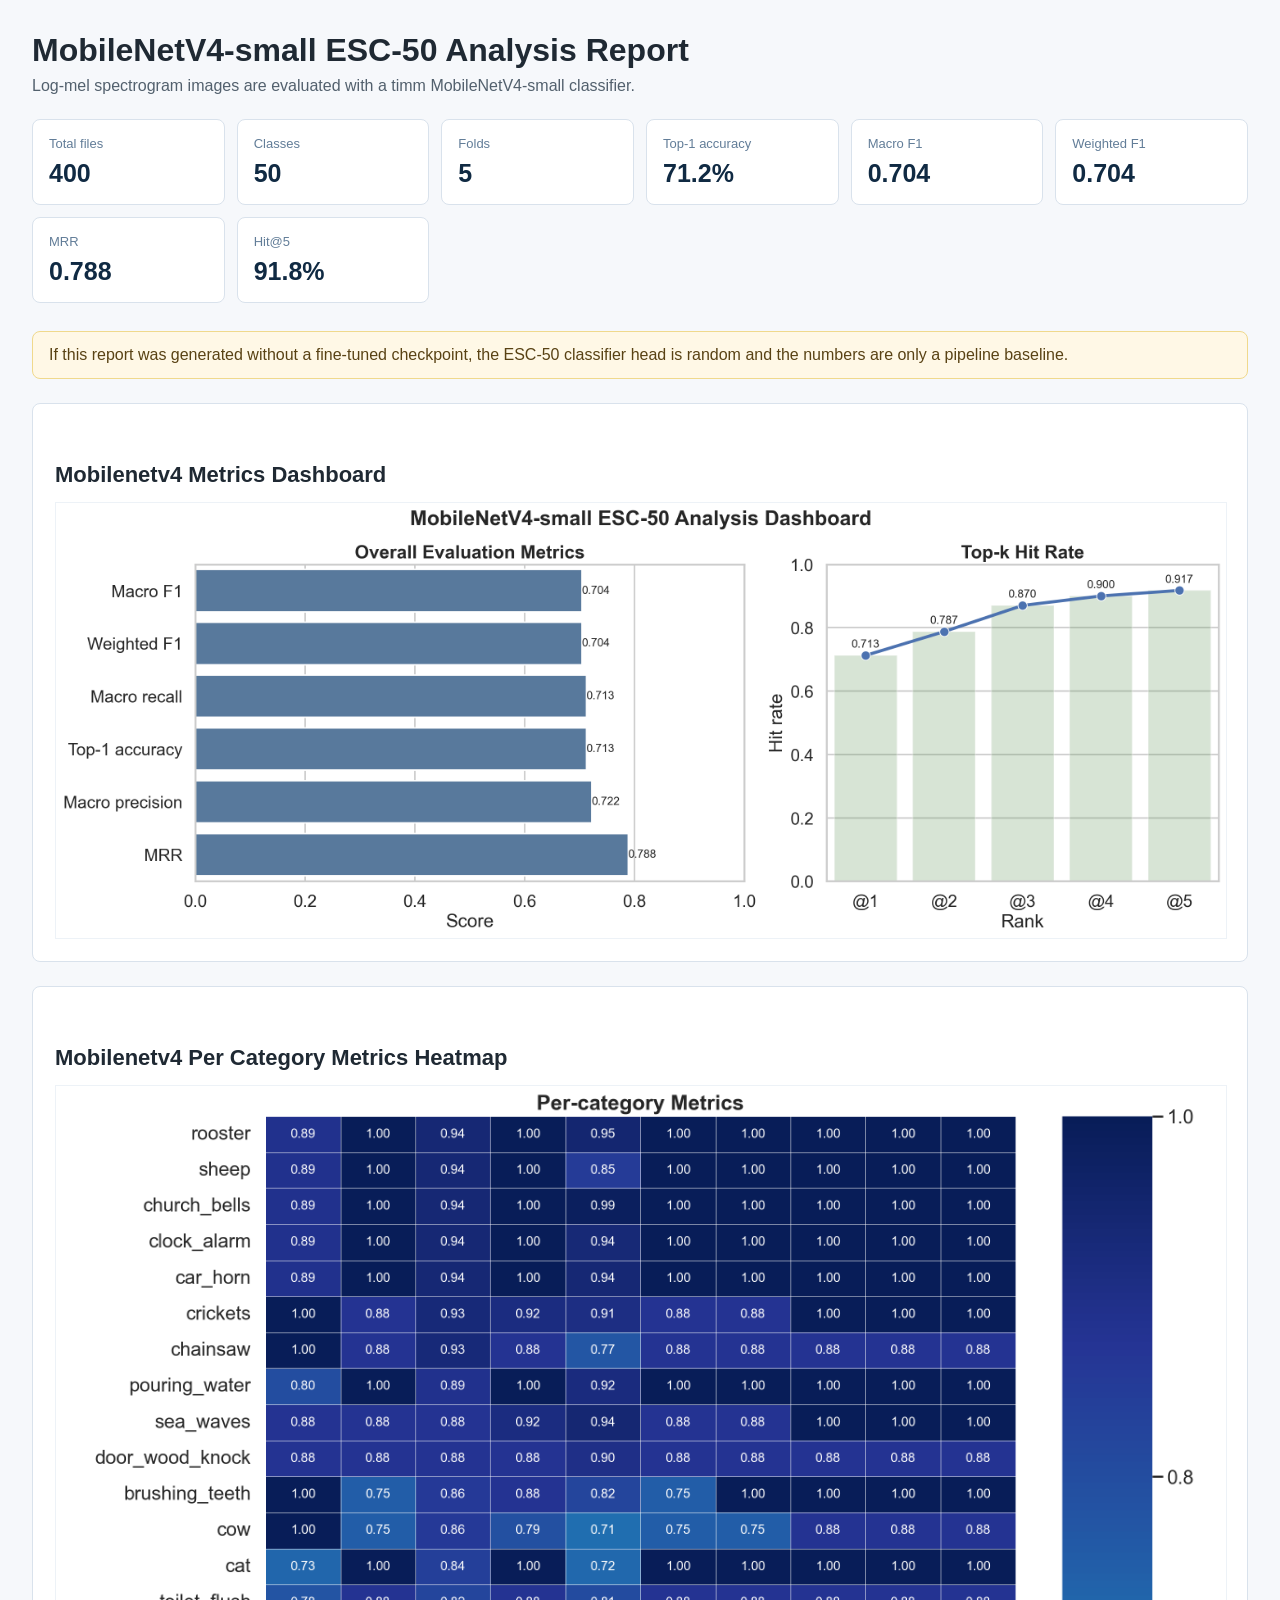
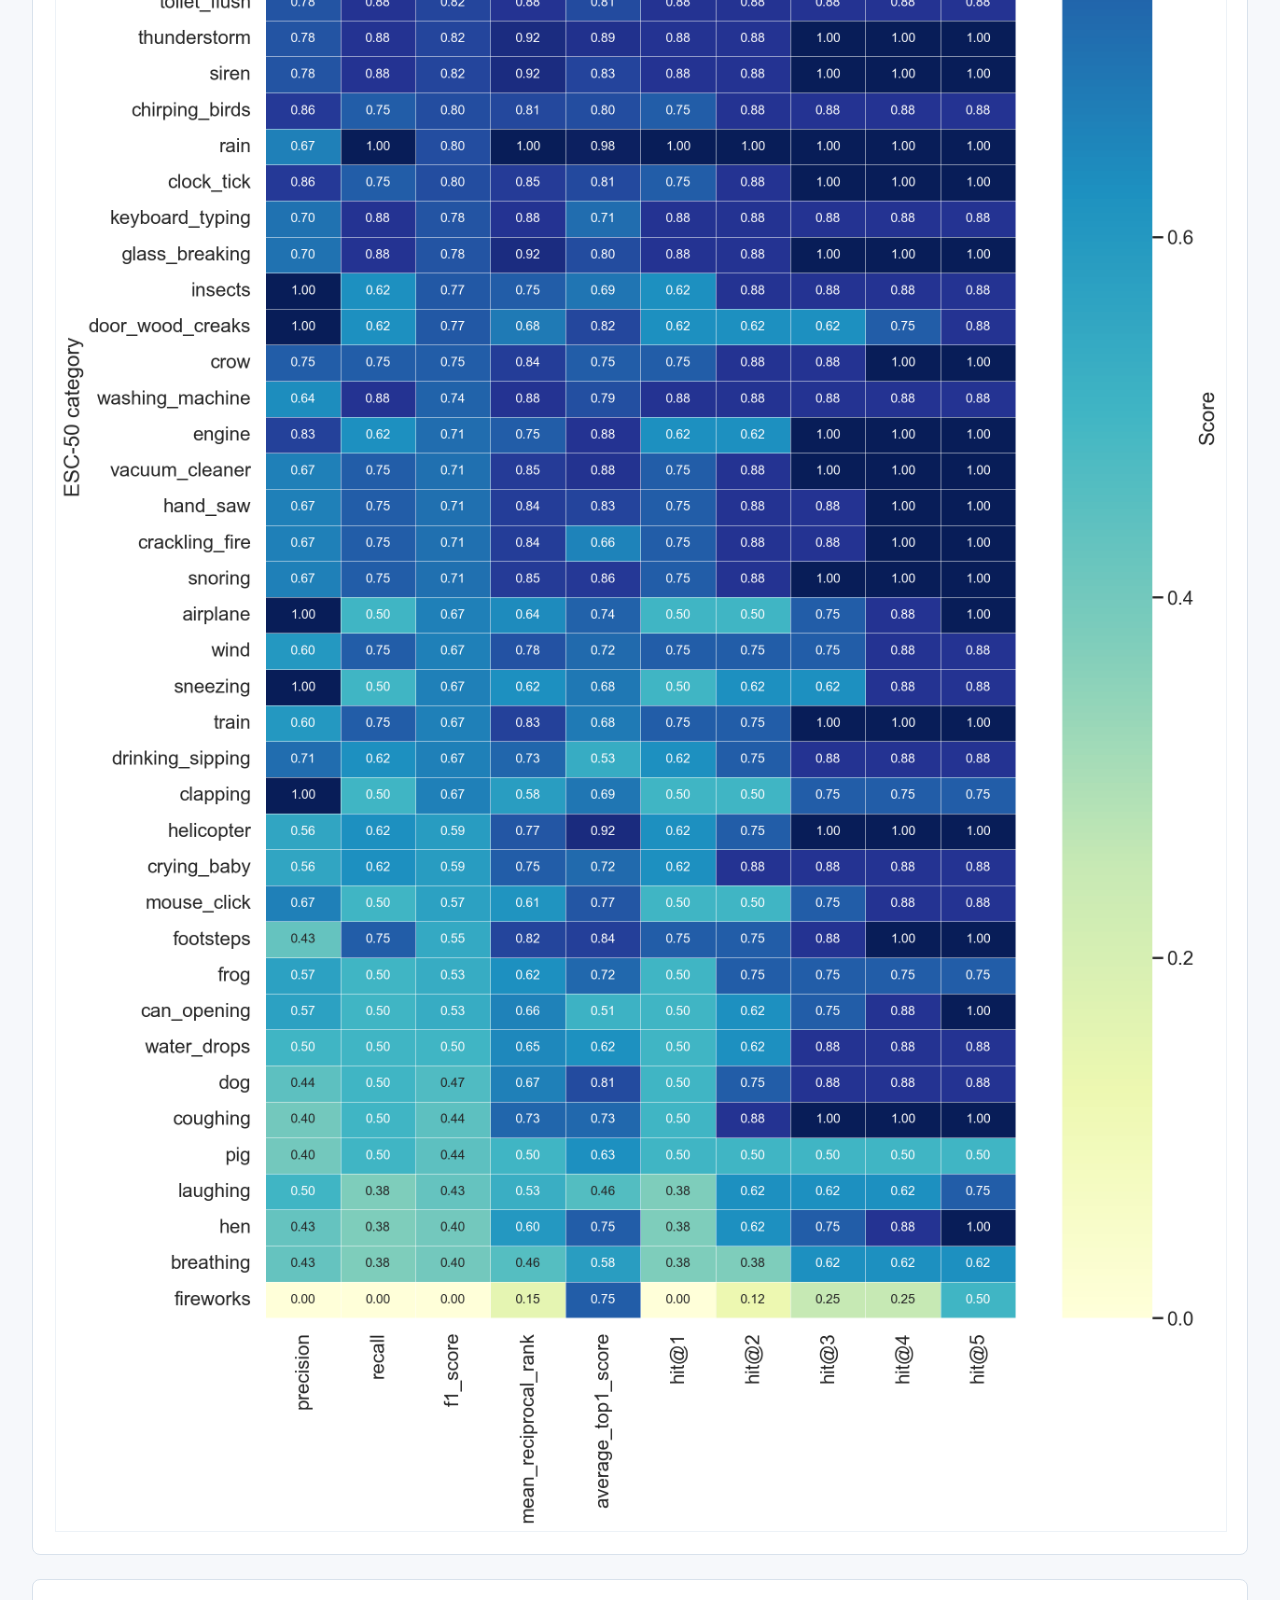
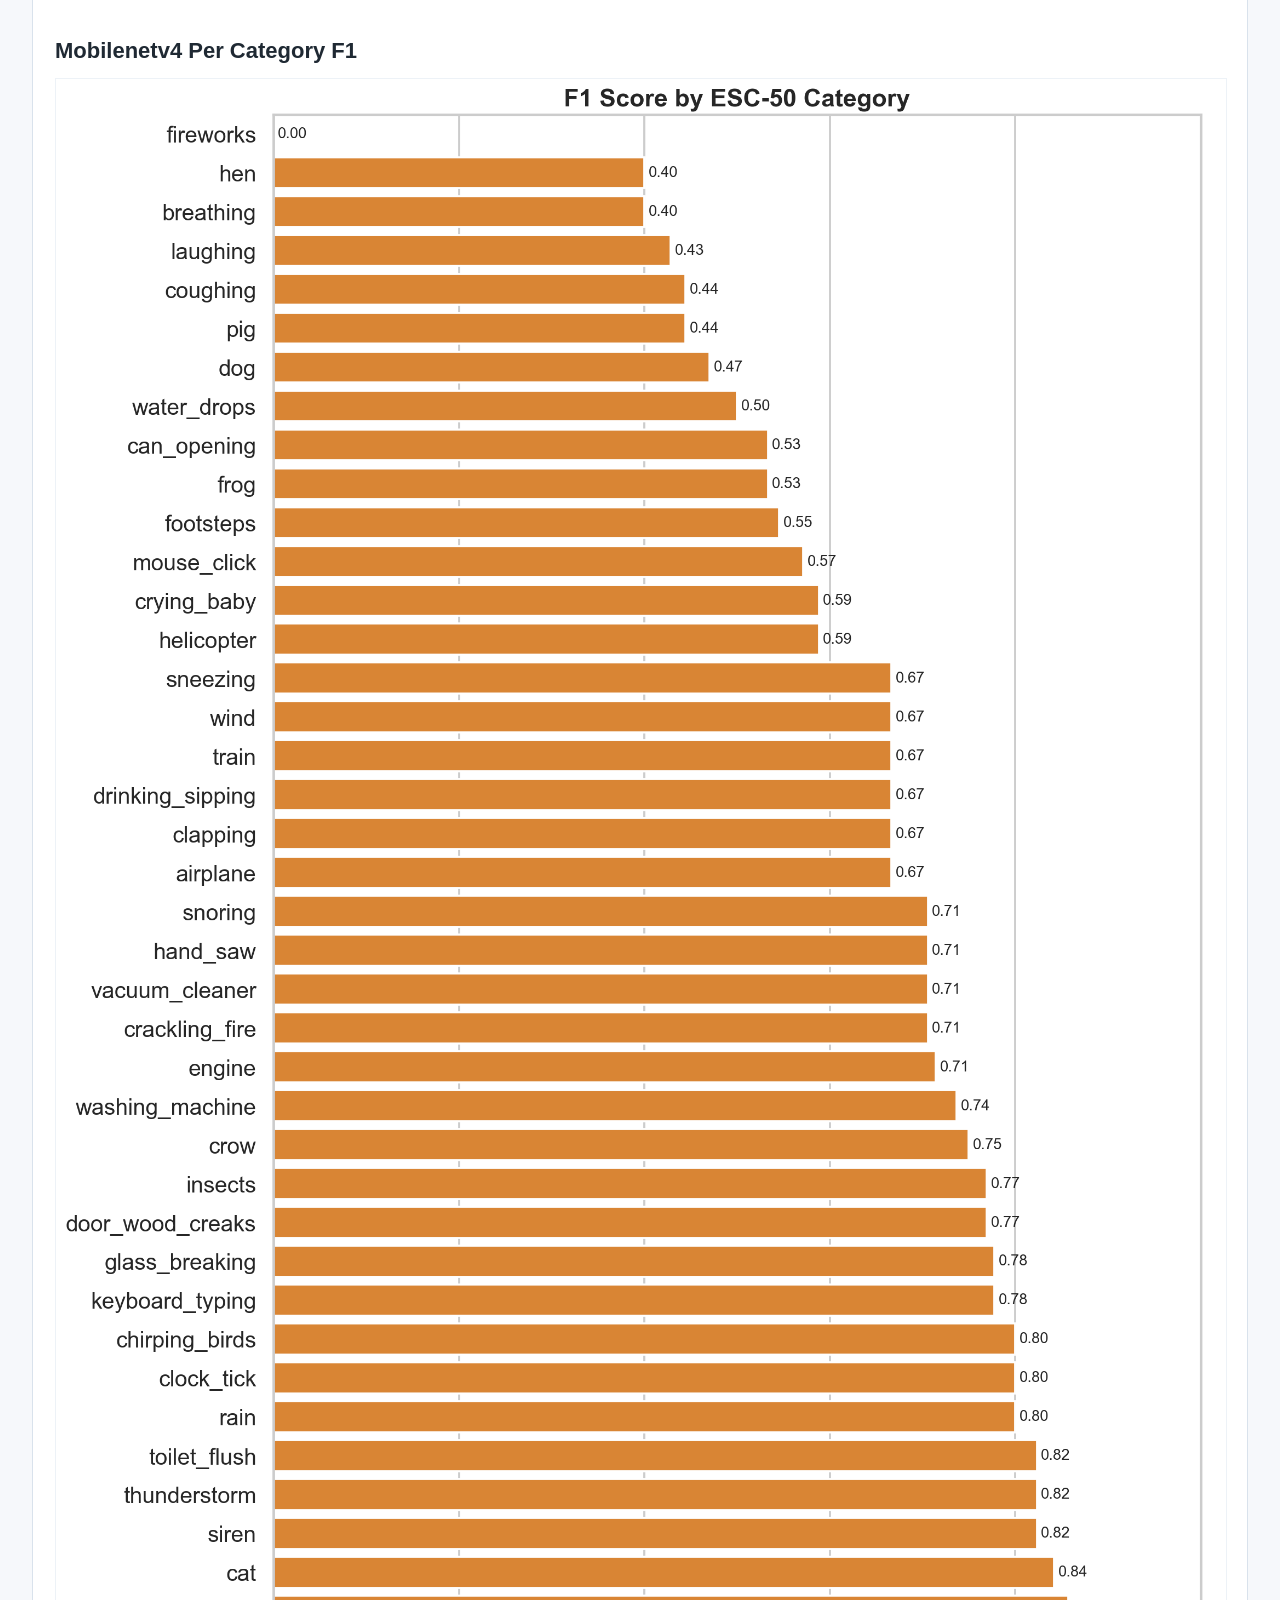
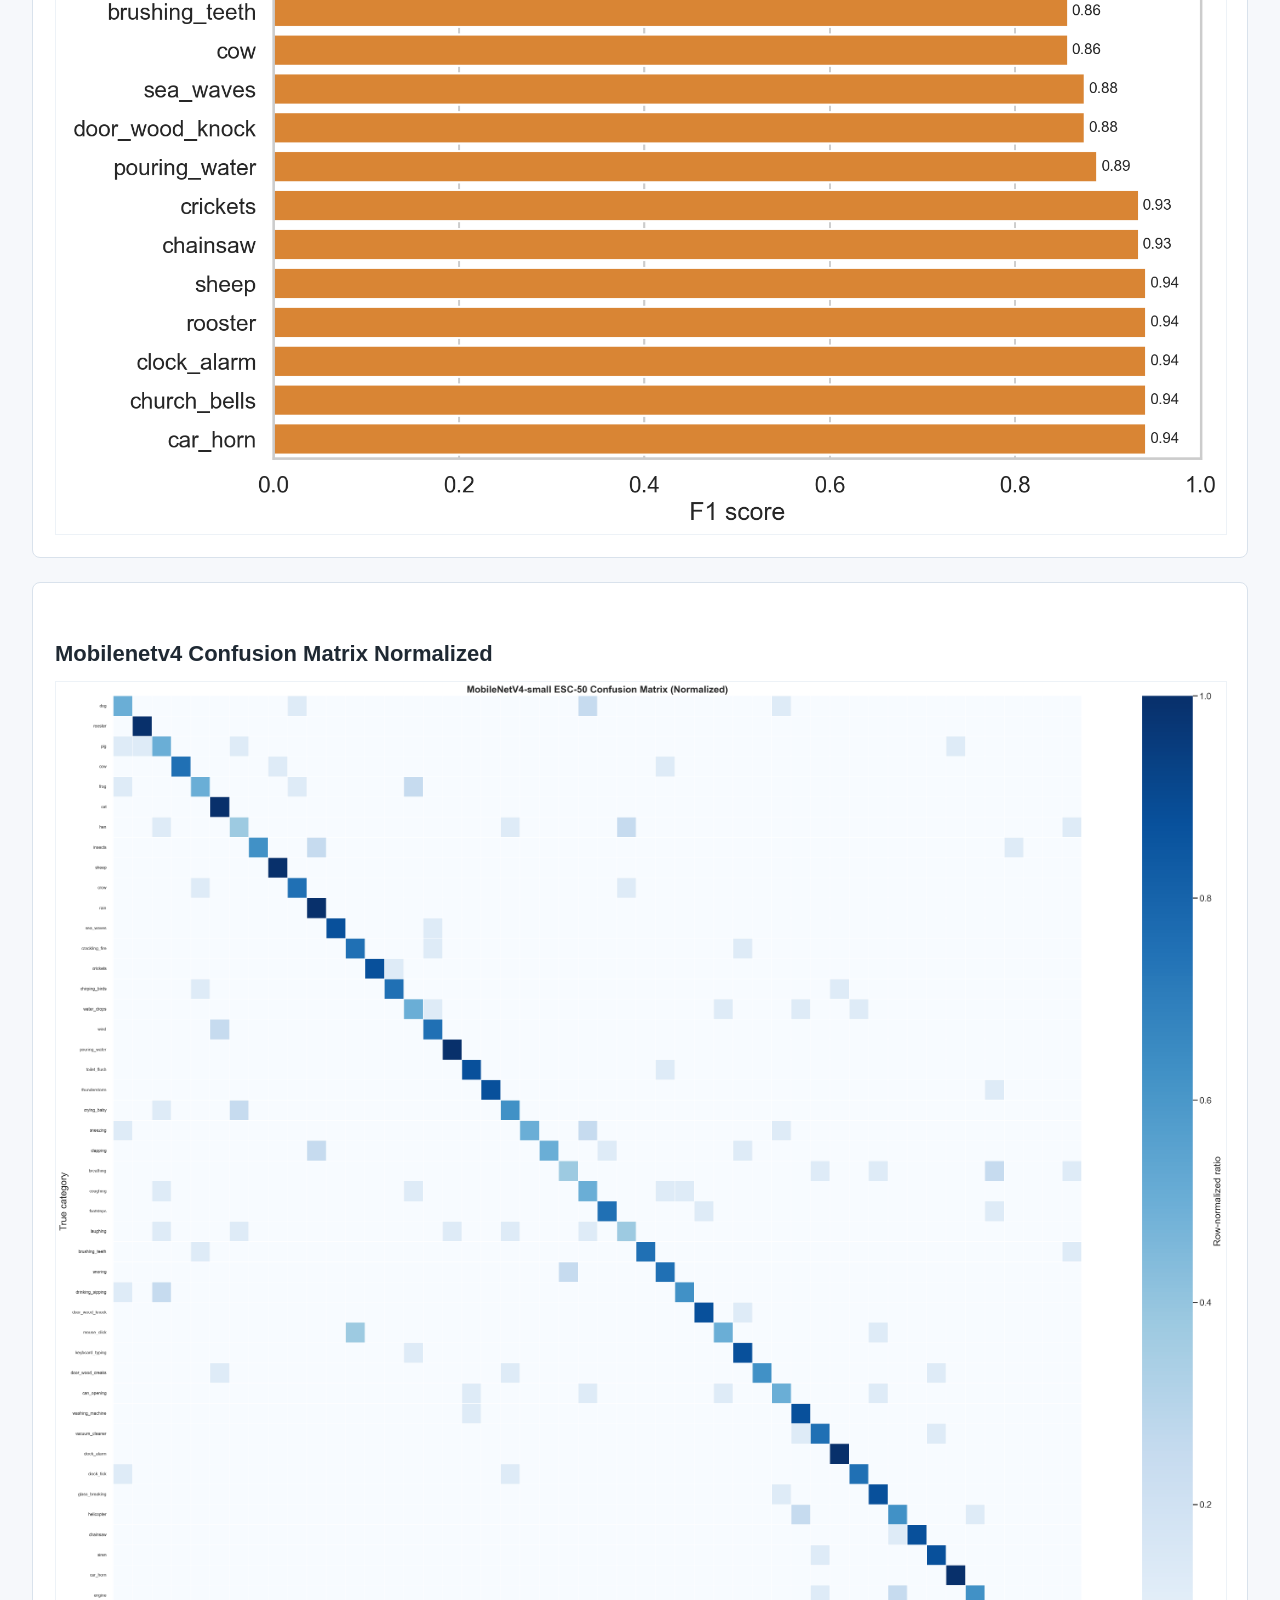
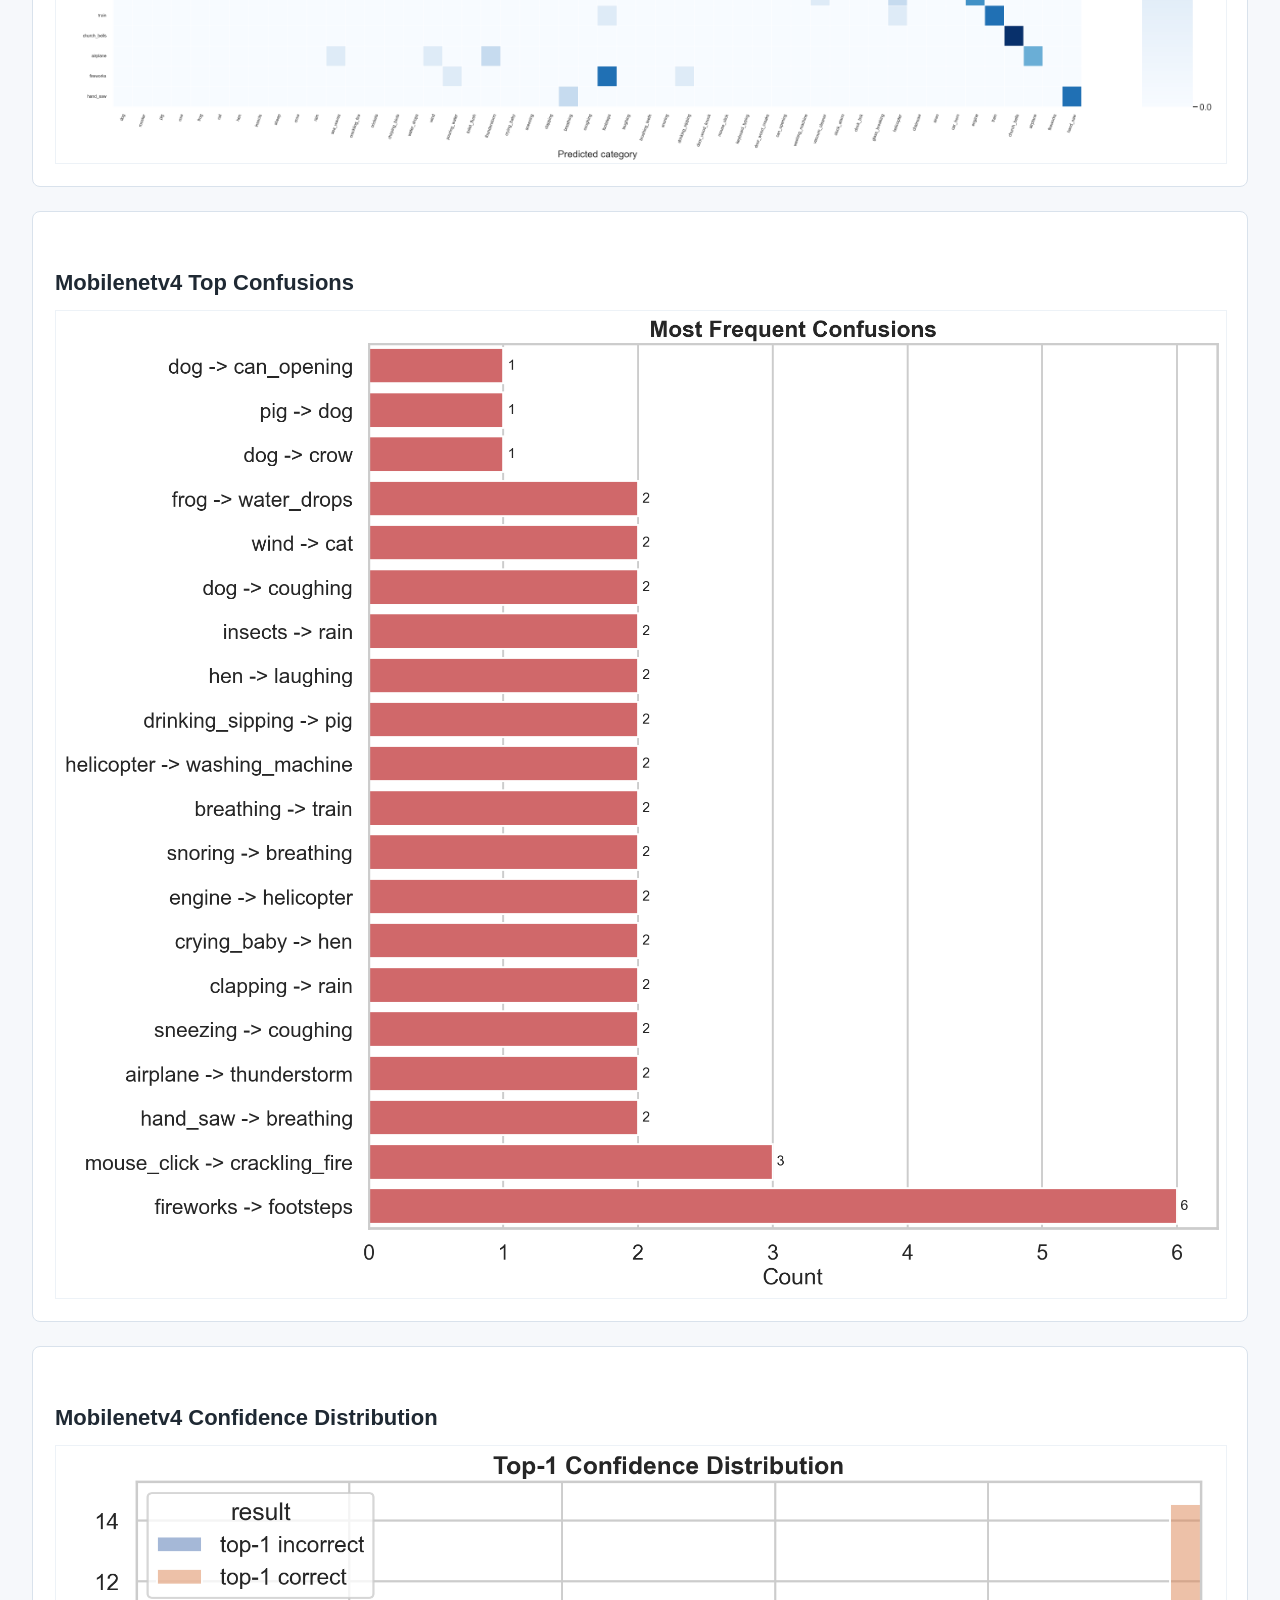
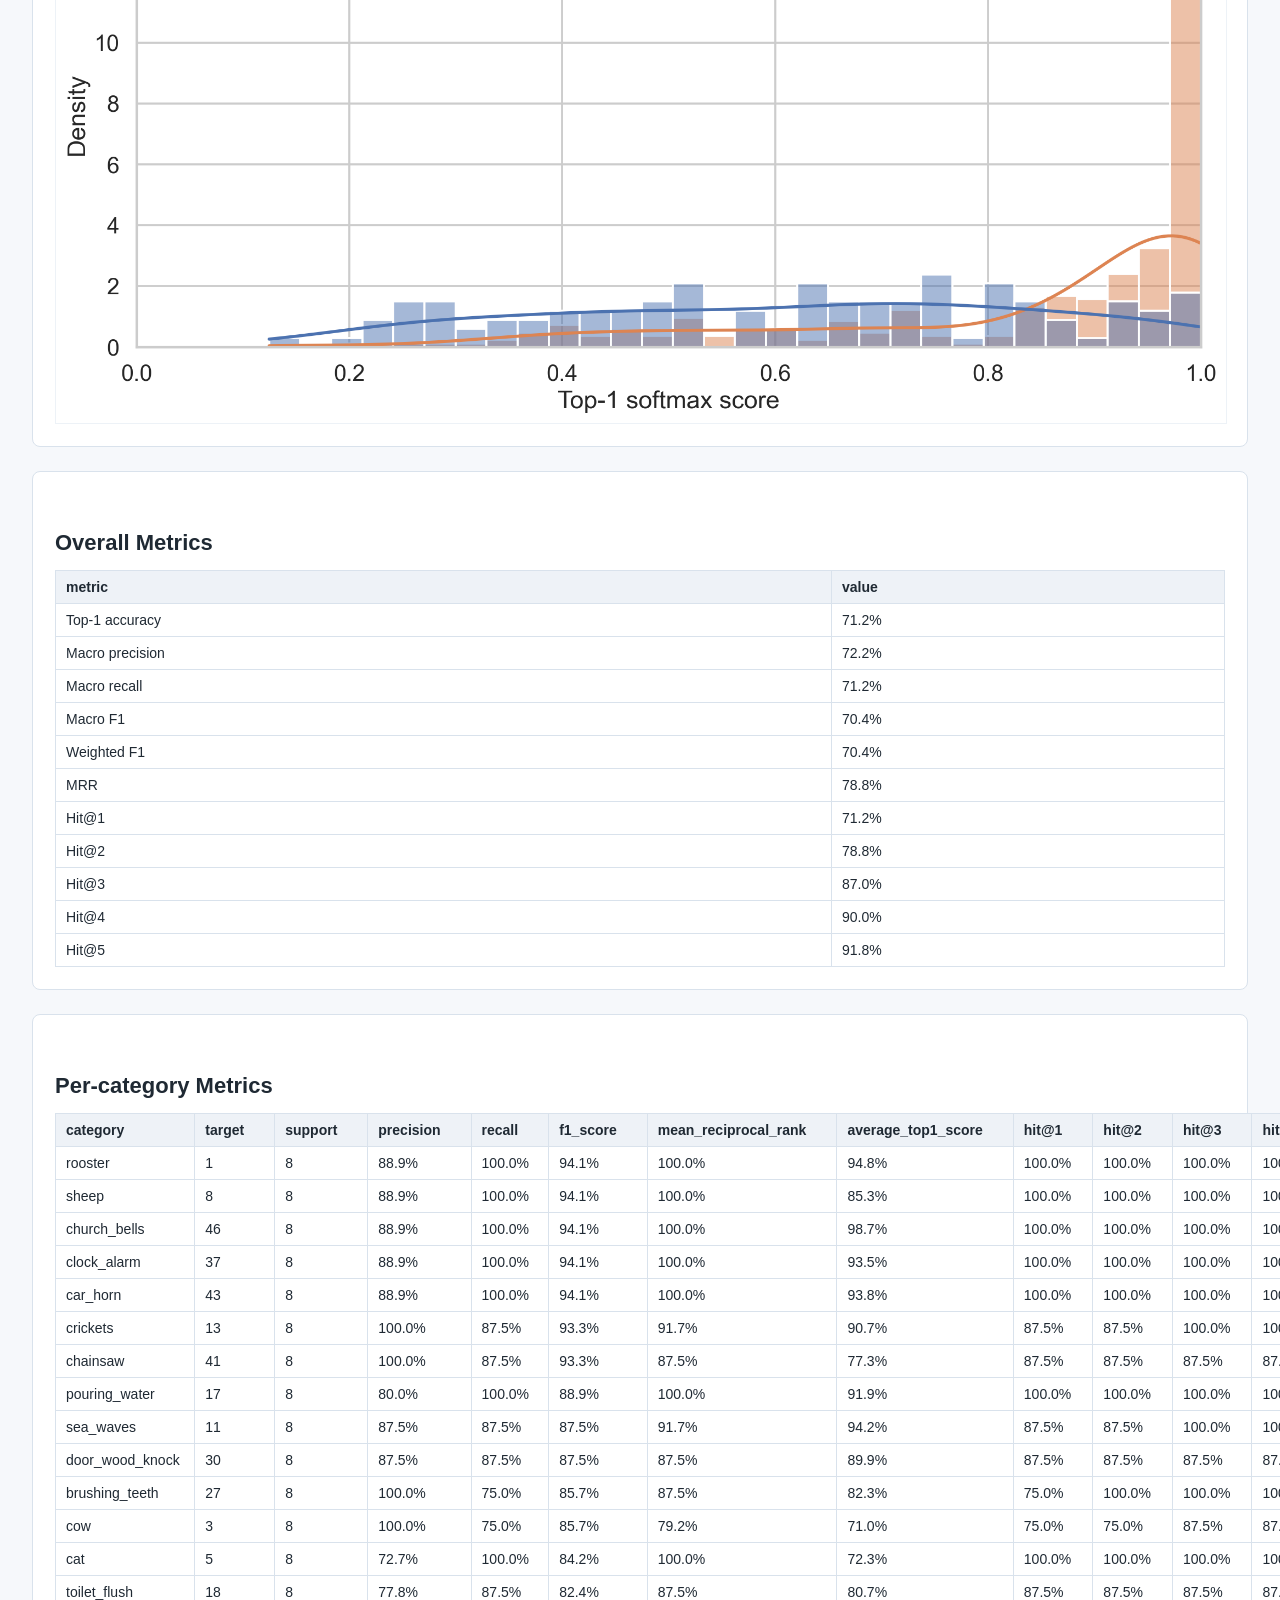
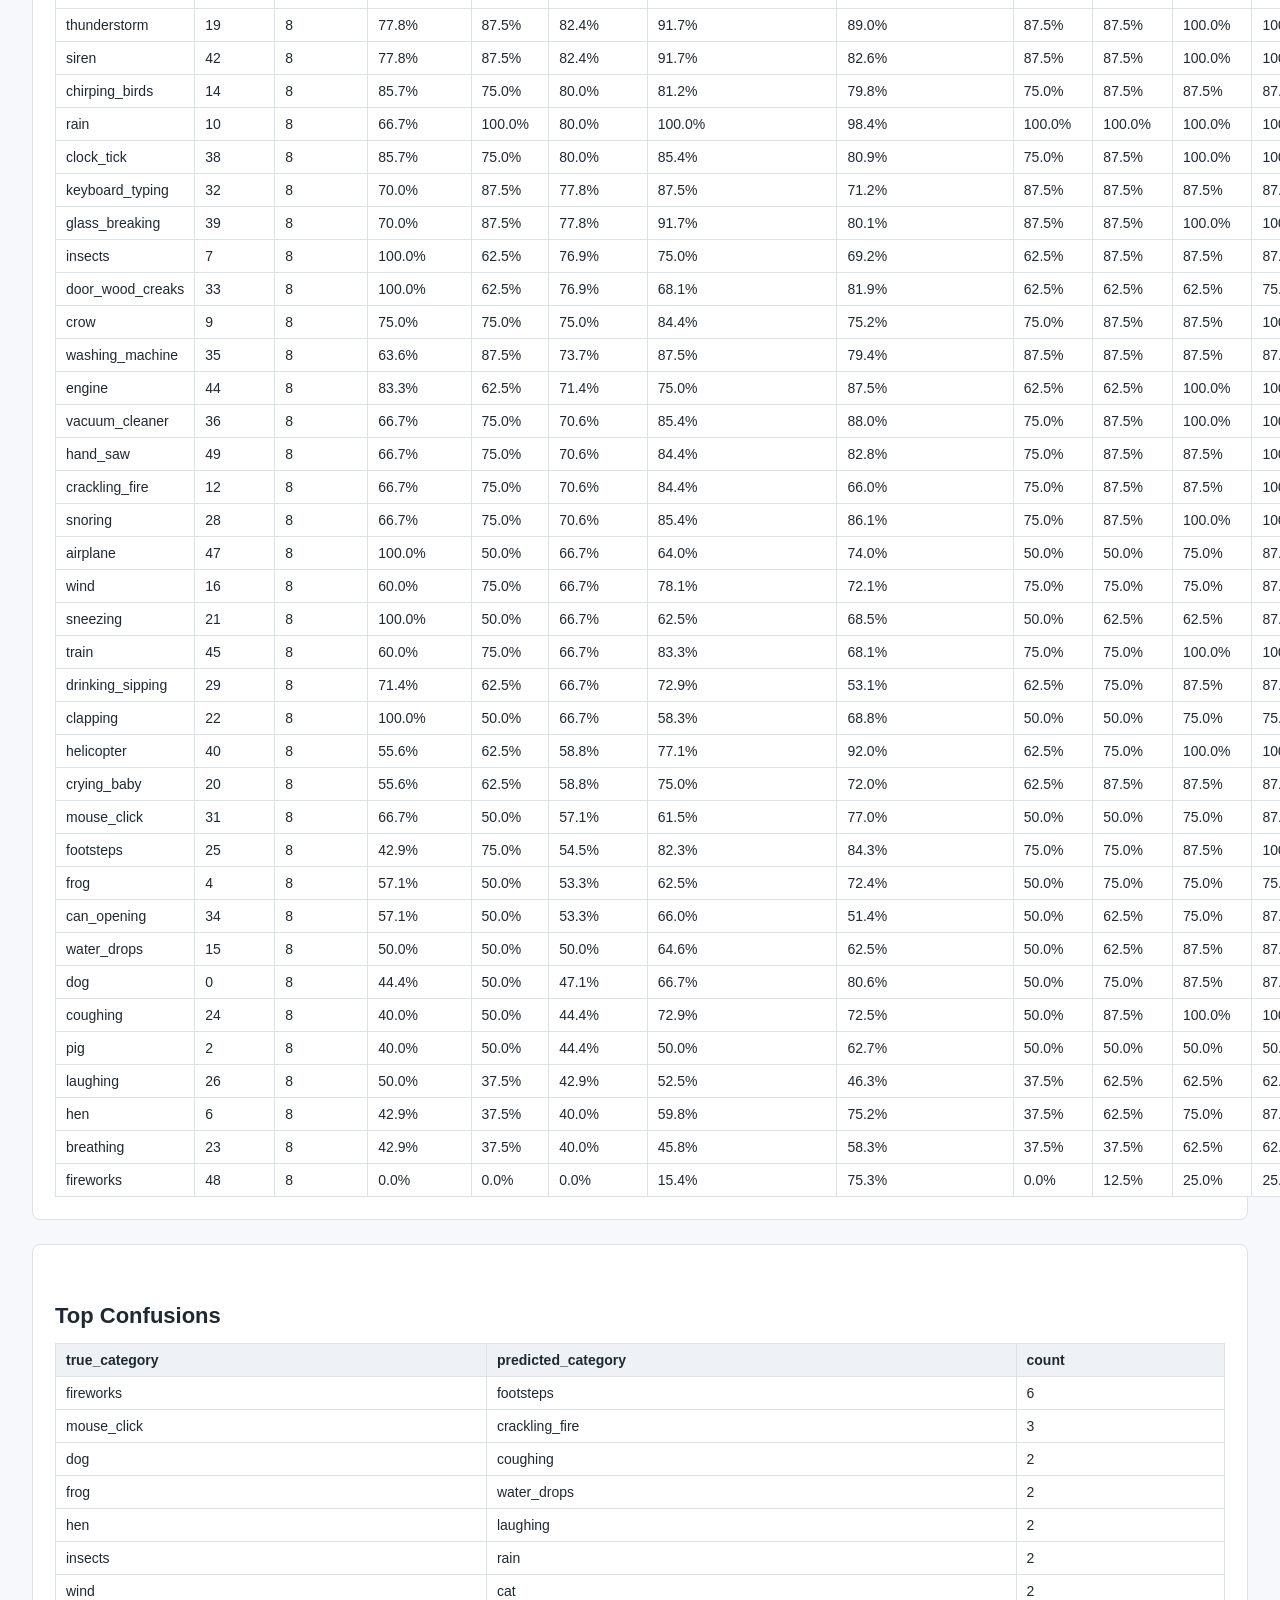
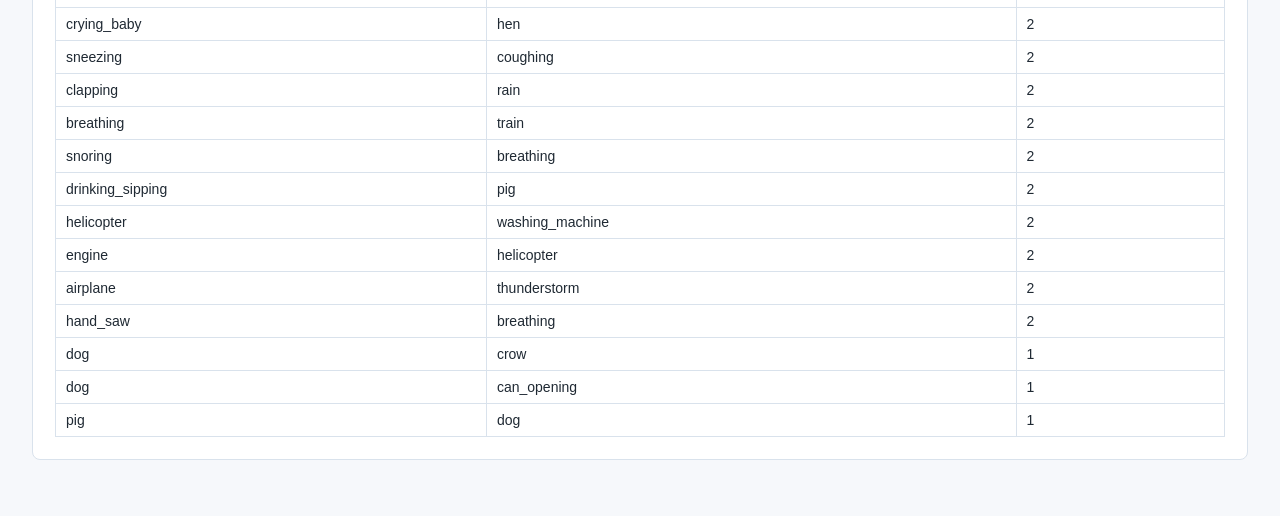
<file: playground/hyeonwoo/MobileNetV4_SMALL/results/mobilenetv4_analysis_report.html>
<!doctype html>
<html lang="en">
<head>
  <meta charset="utf-8">
  <title>MobileNetV4-small ESC-50 Analysis Report</title>
  <style>
    body {
      margin: 0;
      padding: 32px;
      font-family: Arial, Helvetica, sans-serif;
      color: #1f2933;
      background: #f6f8fb;
    }
    main {
      max-width: 1280px;
      margin: 0 auto;
    }
    h1 {
      margin: 0 0 8px;
      font-size: 32px;
    }
    h2 {
      margin: 36px 0 14px;
      font-size: 22px;
    }
    .subtitle {
      margin: 0 0 24px;
      color: #52606d;
    }
    .cards {
      display: grid;
      grid-template-columns: repeat(auto-fit, minmax(170px, 1fr));
      gap: 12px;
      margin: 24px 0 28px;
    }
    .card {
      background: white;
      border: 1px solid #d9e2ec;
      border-radius: 8px;
      padding: 16px;
    }
    .card-label {
      color: #627d98;
      font-size: 13px;
      margin-bottom: 8px;
    }
    .card-value {
      color: #102a43;
      font-size: 25px;
      font-weight: 700;
    }
    section {
      margin: 24px 0;
      padding: 22px;
      background: white;
      border: 1px solid #d9e2ec;
      border-radius: 8px;
    }
    img {
      width: 100%;
      max-width: 100%;
      display: block;
      border: 1px solid #edf2f7;
    }
    .data-table {
      width: 100%;
      border-collapse: collapse;
      font-size: 14px;
      background: white;
    }
    .data-table th, .data-table td {
      border: 1px solid #d9e2ec;
      padding: 8px 10px;
      text-align: left;
    }
    .data-table th {
      background: #eef2f7;
    }
    .sortable-table th {
      cursor: pointer;
      padding-right: 24px;
      position: relative;
      user-select: none;
      white-space: nowrap;
    }
    .sortable-table th:focus {
      outline: 2px solid #3b82f6;
      outline-offset: -2px;
    }
    .sort-indicator {
      color: #627d98;
      font-size: 11px;
      margin-left: 6px;
    }
    .note {
      padding: 14px 16px;
      background: #fff8e6;
      border: 1px solid #f0d98c;
      border-radius: 8px;
      color: #594214;
    }
  </style>
  <script>
    function parseSortValue(text) {
      var cleaned = text.trim().replace(/,/g, "");
      if (cleaned.endsWith("%")) {
        cleaned = cleaned.slice(0, -1);
      }
      if (cleaned !== "" && !Number.isNaN(Number(cleaned))) {
        return Number(cleaned);
      }
      return text.trim().toLowerCase();
    }

    function sortTable(table, columnIndex, direction) {
      var tbody = table.tBodies[0];
      var rows = Array.from(tbody.rows).map(function(row, index) {
        return {
          row: row,
          index: index,
          value: parseSortValue(row.cells[columnIndex].textContent)
        };
      });
      var numeric = rows.every(function(item) {
        return typeof item.value === "number";
      });

      rows.sort(function(left, right) {
        var comparison;
        if (numeric) {
          comparison = left.value - right.value;
        } else {
          comparison = String(left.value).localeCompare(String(right.value), undefined, {
            numeric: true,
            sensitivity: "base"
          });
        }
        if (comparison === 0) {
          comparison = left.index - right.index;
        }
        return direction === "asc" ? comparison : -comparison;
      });

      rows.forEach(function(item) {
        tbody.appendChild(item.row);
      });
    }

    document.addEventListener("DOMContentLoaded", function() {
      document.querySelectorAll("table.sortable-table").forEach(function(table) {
        table.querySelectorAll("thead th").forEach(function(header, columnIndex) {
          var indicator = document.createElement("span");
          indicator.className = "sort-indicator";
          indicator.setAttribute("aria-hidden", "true");
          header.appendChild(indicator);
          header.tabIndex = 0;
          header.setAttribute("role", "button");
          header.setAttribute("aria-sort", "none");

          function activateSort() {
            var direction = header.dataset.sortDirection === "asc" ? "desc" : "asc";
            table.querySelectorAll("thead th").forEach(function(otherHeader) {
              otherHeader.dataset.sortDirection = "";
              otherHeader.setAttribute("aria-sort", "none");
              var otherIndicator = otherHeader.querySelector(".sort-indicator");
              if (otherIndicator) {
                otherIndicator.textContent = "";
              }
            });
            header.dataset.sortDirection = direction;
            header.setAttribute("aria-sort", direction === "asc" ? "ascending" : "descending");
            indicator.textContent = direction === "asc" ? "ASC" : "DESC";
            sortTable(table, columnIndex, direction);
          }

          header.addEventListener("click", activateSort);
          header.addEventListener("keydown", function(event) {
            if (event.key === "Enter" || event.key === " ") {
              event.preventDefault();
              activateSort();
            }
          });
        });
      });
    });
  </script>
</head>
<body>
<main>
  <h1>MobileNetV4-small ESC-50 Analysis Report</h1>
  <p class="subtitle">Log-mel spectrogram images are evaluated with a timm MobileNetV4-small classifier.</p>
  <div class="cards">
    <div class="card"><div class="card-label">Total files</div><div class="card-value">400</div></div>
<div class="card"><div class="card-label">Classes</div><div class="card-value">50</div></div>
<div class="card"><div class="card-label">Folds</div><div class="card-value">5</div></div>
<div class="card"><div class="card-label">Top-1 accuracy</div><div class="card-value">71.2%</div></div>
<div class="card"><div class="card-label">Macro F1</div><div class="card-value">0.704</div></div>
<div class="card"><div class="card-label">Weighted F1</div><div class="card-value">0.704</div></div>
<div class="card"><div class="card-label">MRR</div><div class="card-value">0.788</div></div>
<div class="card"><div class="card-label">Hit@5</div><div class="card-value">91.8%</div></div>
  </div>
  <p class="note">If this report was generated without a fine-tuned checkpoint, the ESC-50 classifier head is random and the numbers are only a pipeline baseline.</p>
  <section><h2>Mobilenetv4 Metrics Dashboard</h2><img src="plots/mobilenetv4_metrics_dashboard.png" alt="mobilenetv4_metrics_dashboard"></section>
<section><h2>Mobilenetv4 Per Category Metrics Heatmap</h2><img src="plots/mobilenetv4_per_category_metrics_heatmap.png" alt="mobilenetv4_per_category_metrics_heatmap"></section>
<section><h2>Mobilenetv4 Per Category F1</h2><img src="plots/mobilenetv4_per_category_f1.png" alt="mobilenetv4_per_category_f1"></section>
<section><h2>Mobilenetv4 Confusion Matrix Normalized</h2><img src="plots/mobilenetv4_confusion_matrix_normalized.png" alt="mobilenetv4_confusion_matrix_normalized"></section>
<section><h2>Mobilenetv4 Top Confusions</h2><img src="plots/mobilenetv4_top_confusions.png" alt="mobilenetv4_top_confusions"></section>
<section><h2>Mobilenetv4 Confidence Distribution</h2><img src="plots/mobilenetv4_confidence_distribution.png" alt="mobilenetv4_confidence_distribution"></section>
  <section>
    <h2>Overall Metrics</h2>
    <table border="1" class="dataframe data-table">
  <thead>
    <tr style="text-align: right;">
      <th>metric</th>
      <th>value</th>
    </tr>
  </thead>
  <tbody>
    <tr>
      <td>Top-1 accuracy</td>
      <td>71.2%</td>
    </tr>
    <tr>
      <td>Macro precision</td>
      <td>72.2%</td>
    </tr>
    <tr>
      <td>Macro recall</td>
      <td>71.2%</td>
    </tr>
    <tr>
      <td>Macro F1</td>
      <td>70.4%</td>
    </tr>
    <tr>
      <td>Weighted F1</td>
      <td>70.4%</td>
    </tr>
    <tr>
      <td>MRR</td>
      <td>78.8%</td>
    </tr>
    <tr>
      <td>Hit@1</td>
      <td>71.2%</td>
    </tr>
    <tr>
      <td>Hit@2</td>
      <td>78.8%</td>
    </tr>
    <tr>
      <td>Hit@3</td>
      <td>87.0%</td>
    </tr>
    <tr>
      <td>Hit@4</td>
      <td>90.0%</td>
    </tr>
    <tr>
      <td>Hit@5</td>
      <td>91.8%</td>
    </tr>
  </tbody>
</table>
  </section>
  <section>
    <h2>Per-category Metrics</h2>
    <table border="1" class="dataframe data-table sortable-table" id="per-category-metrics">
  <thead>
    <tr style="text-align: right;">
      <th>category</th>
      <th>target</th>
      <th>support</th>
      <th>precision</th>
      <th>recall</th>
      <th>f1_score</th>
      <th>mean_reciprocal_rank</th>
      <th>average_top1_score</th>
      <th>hit@1</th>
      <th>hit@2</th>
      <th>hit@3</th>
      <th>hit@4</th>
      <th>hit@5</th>
    </tr>
  </thead>
  <tbody>
    <tr>
      <td>rooster</td>
      <td>1</td>
      <td>8</td>
      <td>88.9%</td>
      <td>100.0%</td>
      <td>94.1%</td>
      <td>100.0%</td>
      <td>94.8%</td>
      <td>100.0%</td>
      <td>100.0%</td>
      <td>100.0%</td>
      <td>100.0%</td>
      <td>100.0%</td>
    </tr>
    <tr>
      <td>sheep</td>
      <td>8</td>
      <td>8</td>
      <td>88.9%</td>
      <td>100.0%</td>
      <td>94.1%</td>
      <td>100.0%</td>
      <td>85.3%</td>
      <td>100.0%</td>
      <td>100.0%</td>
      <td>100.0%</td>
      <td>100.0%</td>
      <td>100.0%</td>
    </tr>
    <tr>
      <td>church_bells</td>
      <td>46</td>
      <td>8</td>
      <td>88.9%</td>
      <td>100.0%</td>
      <td>94.1%</td>
      <td>100.0%</td>
      <td>98.7%</td>
      <td>100.0%</td>
      <td>100.0%</td>
      <td>100.0%</td>
      <td>100.0%</td>
      <td>100.0%</td>
    </tr>
    <tr>
      <td>clock_alarm</td>
      <td>37</td>
      <td>8</td>
      <td>88.9%</td>
      <td>100.0%</td>
      <td>94.1%</td>
      <td>100.0%</td>
      <td>93.5%</td>
      <td>100.0%</td>
      <td>100.0%</td>
      <td>100.0%</td>
      <td>100.0%</td>
      <td>100.0%</td>
    </tr>
    <tr>
      <td>car_horn</td>
      <td>43</td>
      <td>8</td>
      <td>88.9%</td>
      <td>100.0%</td>
      <td>94.1%</td>
      <td>100.0%</td>
      <td>93.8%</td>
      <td>100.0%</td>
      <td>100.0%</td>
      <td>100.0%</td>
      <td>100.0%</td>
      <td>100.0%</td>
    </tr>
    <tr>
      <td>crickets</td>
      <td>13</td>
      <td>8</td>
      <td>100.0%</td>
      <td>87.5%</td>
      <td>93.3%</td>
      <td>91.7%</td>
      <td>90.7%</td>
      <td>87.5%</td>
      <td>87.5%</td>
      <td>100.0%</td>
      <td>100.0%</td>
      <td>100.0%</td>
    </tr>
    <tr>
      <td>chainsaw</td>
      <td>41</td>
      <td>8</td>
      <td>100.0%</td>
      <td>87.5%</td>
      <td>93.3%</td>
      <td>87.5%</td>
      <td>77.3%</td>
      <td>87.5%</td>
      <td>87.5%</td>
      <td>87.5%</td>
      <td>87.5%</td>
      <td>87.5%</td>
    </tr>
    <tr>
      <td>pouring_water</td>
      <td>17</td>
      <td>8</td>
      <td>80.0%</td>
      <td>100.0%</td>
      <td>88.9%</td>
      <td>100.0%</td>
      <td>91.9%</td>
      <td>100.0%</td>
      <td>100.0%</td>
      <td>100.0%</td>
      <td>100.0%</td>
      <td>100.0%</td>
    </tr>
    <tr>
      <td>sea_waves</td>
      <td>11</td>
      <td>8</td>
      <td>87.5%</td>
      <td>87.5%</td>
      <td>87.5%</td>
      <td>91.7%</td>
      <td>94.2%</td>
      <td>87.5%</td>
      <td>87.5%</td>
      <td>100.0%</td>
      <td>100.0%</td>
      <td>100.0%</td>
    </tr>
    <tr>
      <td>door_wood_knock</td>
      <td>30</td>
      <td>8</td>
      <td>87.5%</td>
      <td>87.5%</td>
      <td>87.5%</td>
      <td>87.5%</td>
      <td>89.9%</td>
      <td>87.5%</td>
      <td>87.5%</td>
      <td>87.5%</td>
      <td>87.5%</td>
      <td>87.5%</td>
    </tr>
    <tr>
      <td>brushing_teeth</td>
      <td>27</td>
      <td>8</td>
      <td>100.0%</td>
      <td>75.0%</td>
      <td>85.7%</td>
      <td>87.5%</td>
      <td>82.3%</td>
      <td>75.0%</td>
      <td>100.0%</td>
      <td>100.0%</td>
      <td>100.0%</td>
      <td>100.0%</td>
    </tr>
    <tr>
      <td>cow</td>
      <td>3</td>
      <td>8</td>
      <td>100.0%</td>
      <td>75.0%</td>
      <td>85.7%</td>
      <td>79.2%</td>
      <td>71.0%</td>
      <td>75.0%</td>
      <td>75.0%</td>
      <td>87.5%</td>
      <td>87.5%</td>
      <td>87.5%</td>
    </tr>
    <tr>
      <td>cat</td>
      <td>5</td>
      <td>8</td>
      <td>72.7%</td>
      <td>100.0%</td>
      <td>84.2%</td>
      <td>100.0%</td>
      <td>72.3%</td>
      <td>100.0%</td>
      <td>100.0%</td>
      <td>100.0%</td>
      <td>100.0%</td>
      <td>100.0%</td>
    </tr>
    <tr>
      <td>toilet_flush</td>
      <td>18</td>
      <td>8</td>
      <td>77.8%</td>
      <td>87.5%</td>
      <td>82.4%</td>
      <td>87.5%</td>
      <td>80.7%</td>
      <td>87.5%</td>
      <td>87.5%</td>
      <td>87.5%</td>
      <td>87.5%</td>
      <td>87.5%</td>
    </tr>
    <tr>
      <td>thunderstorm</td>
      <td>19</td>
      <td>8</td>
      <td>77.8%</td>
      <td>87.5%</td>
      <td>82.4%</td>
      <td>91.7%</td>
      <td>89.0%</td>
      <td>87.5%</td>
      <td>87.5%</td>
      <td>100.0%</td>
      <td>100.0%</td>
      <td>100.0%</td>
    </tr>
    <tr>
      <td>siren</td>
      <td>42</td>
      <td>8</td>
      <td>77.8%</td>
      <td>87.5%</td>
      <td>82.4%</td>
      <td>91.7%</td>
      <td>82.6%</td>
      <td>87.5%</td>
      <td>87.5%</td>
      <td>100.0%</td>
      <td>100.0%</td>
      <td>100.0%</td>
    </tr>
    <tr>
      <td>chirping_birds</td>
      <td>14</td>
      <td>8</td>
      <td>85.7%</td>
      <td>75.0%</td>
      <td>80.0%</td>
      <td>81.2%</td>
      <td>79.8%</td>
      <td>75.0%</td>
      <td>87.5%</td>
      <td>87.5%</td>
      <td>87.5%</td>
      <td>87.5%</td>
    </tr>
    <tr>
      <td>rain</td>
      <td>10</td>
      <td>8</td>
      <td>66.7%</td>
      <td>100.0%</td>
      <td>80.0%</td>
      <td>100.0%</td>
      <td>98.4%</td>
      <td>100.0%</td>
      <td>100.0%</td>
      <td>100.0%</td>
      <td>100.0%</td>
      <td>100.0%</td>
    </tr>
    <tr>
      <td>clock_tick</td>
      <td>38</td>
      <td>8</td>
      <td>85.7%</td>
      <td>75.0%</td>
      <td>80.0%</td>
      <td>85.4%</td>
      <td>80.9%</td>
      <td>75.0%</td>
      <td>87.5%</td>
      <td>100.0%</td>
      <td>100.0%</td>
      <td>100.0%</td>
    </tr>
    <tr>
      <td>keyboard_typing</td>
      <td>32</td>
      <td>8</td>
      <td>70.0%</td>
      <td>87.5%</td>
      <td>77.8%</td>
      <td>87.5%</td>
      <td>71.2%</td>
      <td>87.5%</td>
      <td>87.5%</td>
      <td>87.5%</td>
      <td>87.5%</td>
      <td>87.5%</td>
    </tr>
    <tr>
      <td>glass_breaking</td>
      <td>39</td>
      <td>8</td>
      <td>70.0%</td>
      <td>87.5%</td>
      <td>77.8%</td>
      <td>91.7%</td>
      <td>80.1%</td>
      <td>87.5%</td>
      <td>87.5%</td>
      <td>100.0%</td>
      <td>100.0%</td>
      <td>100.0%</td>
    </tr>
    <tr>
      <td>insects</td>
      <td>7</td>
      <td>8</td>
      <td>100.0%</td>
      <td>62.5%</td>
      <td>76.9%</td>
      <td>75.0%</td>
      <td>69.2%</td>
      <td>62.5%</td>
      <td>87.5%</td>
      <td>87.5%</td>
      <td>87.5%</td>
      <td>87.5%</td>
    </tr>
    <tr>
      <td>door_wood_creaks</td>
      <td>33</td>
      <td>8</td>
      <td>100.0%</td>
      <td>62.5%</td>
      <td>76.9%</td>
      <td>68.1%</td>
      <td>81.9%</td>
      <td>62.5%</td>
      <td>62.5%</td>
      <td>62.5%</td>
      <td>75.0%</td>
      <td>87.5%</td>
    </tr>
    <tr>
      <td>crow</td>
      <td>9</td>
      <td>8</td>
      <td>75.0%</td>
      <td>75.0%</td>
      <td>75.0%</td>
      <td>84.4%</td>
      <td>75.2%</td>
      <td>75.0%</td>
      <td>87.5%</td>
      <td>87.5%</td>
      <td>100.0%</td>
      <td>100.0%</td>
    </tr>
    <tr>
      <td>washing_machine</td>
      <td>35</td>
      <td>8</td>
      <td>63.6%</td>
      <td>87.5%</td>
      <td>73.7%</td>
      <td>87.5%</td>
      <td>79.4%</td>
      <td>87.5%</td>
      <td>87.5%</td>
      <td>87.5%</td>
      <td>87.5%</td>
      <td>87.5%</td>
    </tr>
    <tr>
      <td>engine</td>
      <td>44</td>
      <td>8</td>
      <td>83.3%</td>
      <td>62.5%</td>
      <td>71.4%</td>
      <td>75.0%</td>
      <td>87.5%</td>
      <td>62.5%</td>
      <td>62.5%</td>
      <td>100.0%</td>
      <td>100.0%</td>
      <td>100.0%</td>
    </tr>
    <tr>
      <td>vacuum_cleaner</td>
      <td>36</td>
      <td>8</td>
      <td>66.7%</td>
      <td>75.0%</td>
      <td>70.6%</td>
      <td>85.4%</td>
      <td>88.0%</td>
      <td>75.0%</td>
      <td>87.5%</td>
      <td>100.0%</td>
      <td>100.0%</td>
      <td>100.0%</td>
    </tr>
    <tr>
      <td>hand_saw</td>
      <td>49</td>
      <td>8</td>
      <td>66.7%</td>
      <td>75.0%</td>
      <td>70.6%</td>
      <td>84.4%</td>
      <td>82.8%</td>
      <td>75.0%</td>
      <td>87.5%</td>
      <td>87.5%</td>
      <td>100.0%</td>
      <td>100.0%</td>
    </tr>
    <tr>
      <td>crackling_fire</td>
      <td>12</td>
      <td>8</td>
      <td>66.7%</td>
      <td>75.0%</td>
      <td>70.6%</td>
      <td>84.4%</td>
      <td>66.0%</td>
      <td>75.0%</td>
      <td>87.5%</td>
      <td>87.5%</td>
      <td>100.0%</td>
      <td>100.0%</td>
    </tr>
    <tr>
      <td>snoring</td>
      <td>28</td>
      <td>8</td>
      <td>66.7%</td>
      <td>75.0%</td>
      <td>70.6%</td>
      <td>85.4%</td>
      <td>86.1%</td>
      <td>75.0%</td>
      <td>87.5%</td>
      <td>100.0%</td>
      <td>100.0%</td>
      <td>100.0%</td>
    </tr>
    <tr>
      <td>airplane</td>
      <td>47</td>
      <td>8</td>
      <td>100.0%</td>
      <td>50.0%</td>
      <td>66.7%</td>
      <td>64.0%</td>
      <td>74.0%</td>
      <td>50.0%</td>
      <td>50.0%</td>
      <td>75.0%</td>
      <td>87.5%</td>
      <td>100.0%</td>
    </tr>
    <tr>
      <td>wind</td>
      <td>16</td>
      <td>8</td>
      <td>60.0%</td>
      <td>75.0%</td>
      <td>66.7%</td>
      <td>78.1%</td>
      <td>72.1%</td>
      <td>75.0%</td>
      <td>75.0%</td>
      <td>75.0%</td>
      <td>87.5%</td>
      <td>87.5%</td>
    </tr>
    <tr>
      <td>sneezing</td>
      <td>21</td>
      <td>8</td>
      <td>100.0%</td>
      <td>50.0%</td>
      <td>66.7%</td>
      <td>62.5%</td>
      <td>68.5%</td>
      <td>50.0%</td>
      <td>62.5%</td>
      <td>62.5%</td>
      <td>87.5%</td>
      <td>87.5%</td>
    </tr>
    <tr>
      <td>train</td>
      <td>45</td>
      <td>8</td>
      <td>60.0%</td>
      <td>75.0%</td>
      <td>66.7%</td>
      <td>83.3%</td>
      <td>68.1%</td>
      <td>75.0%</td>
      <td>75.0%</td>
      <td>100.0%</td>
      <td>100.0%</td>
      <td>100.0%</td>
    </tr>
    <tr>
      <td>drinking_sipping</td>
      <td>29</td>
      <td>8</td>
      <td>71.4%</td>
      <td>62.5%</td>
      <td>66.7%</td>
      <td>72.9%</td>
      <td>53.1%</td>
      <td>62.5%</td>
      <td>75.0%</td>
      <td>87.5%</td>
      <td>87.5%</td>
      <td>87.5%</td>
    </tr>
    <tr>
      <td>clapping</td>
      <td>22</td>
      <td>8</td>
      <td>100.0%</td>
      <td>50.0%</td>
      <td>66.7%</td>
      <td>58.3%</td>
      <td>68.8%</td>
      <td>50.0%</td>
      <td>50.0%</td>
      <td>75.0%</td>
      <td>75.0%</td>
      <td>75.0%</td>
    </tr>
    <tr>
      <td>helicopter</td>
      <td>40</td>
      <td>8</td>
      <td>55.6%</td>
      <td>62.5%</td>
      <td>58.8%</td>
      <td>77.1%</td>
      <td>92.0%</td>
      <td>62.5%</td>
      <td>75.0%</td>
      <td>100.0%</td>
      <td>100.0%</td>
      <td>100.0%</td>
    </tr>
    <tr>
      <td>crying_baby</td>
      <td>20</td>
      <td>8</td>
      <td>55.6%</td>
      <td>62.5%</td>
      <td>58.8%</td>
      <td>75.0%</td>
      <td>72.0%</td>
      <td>62.5%</td>
      <td>87.5%</td>
      <td>87.5%</td>
      <td>87.5%</td>
      <td>87.5%</td>
    </tr>
    <tr>
      <td>mouse_click</td>
      <td>31</td>
      <td>8</td>
      <td>66.7%</td>
      <td>50.0%</td>
      <td>57.1%</td>
      <td>61.5%</td>
      <td>77.0%</td>
      <td>50.0%</td>
      <td>50.0%</td>
      <td>75.0%</td>
      <td>87.5%</td>
      <td>87.5%</td>
    </tr>
    <tr>
      <td>footsteps</td>
      <td>25</td>
      <td>8</td>
      <td>42.9%</td>
      <td>75.0%</td>
      <td>54.5%</td>
      <td>82.3%</td>
      <td>84.3%</td>
      <td>75.0%</td>
      <td>75.0%</td>
      <td>87.5%</td>
      <td>100.0%</td>
      <td>100.0%</td>
    </tr>
    <tr>
      <td>frog</td>
      <td>4</td>
      <td>8</td>
      <td>57.1%</td>
      <td>50.0%</td>
      <td>53.3%</td>
      <td>62.5%</td>
      <td>72.4%</td>
      <td>50.0%</td>
      <td>75.0%</td>
      <td>75.0%</td>
      <td>75.0%</td>
      <td>75.0%</td>
    </tr>
    <tr>
      <td>can_opening</td>
      <td>34</td>
      <td>8</td>
      <td>57.1%</td>
      <td>50.0%</td>
      <td>53.3%</td>
      <td>66.0%</td>
      <td>51.4%</td>
      <td>50.0%</td>
      <td>62.5%</td>
      <td>75.0%</td>
      <td>87.5%</td>
      <td>100.0%</td>
    </tr>
    <tr>
      <td>water_drops</td>
      <td>15</td>
      <td>8</td>
      <td>50.0%</td>
      <td>50.0%</td>
      <td>50.0%</td>
      <td>64.6%</td>
      <td>62.5%</td>
      <td>50.0%</td>
      <td>62.5%</td>
      <td>87.5%</td>
      <td>87.5%</td>
      <td>87.5%</td>
    </tr>
    <tr>
      <td>dog</td>
      <td>0</td>
      <td>8</td>
      <td>44.4%</td>
      <td>50.0%</td>
      <td>47.1%</td>
      <td>66.7%</td>
      <td>80.6%</td>
      <td>50.0%</td>
      <td>75.0%</td>
      <td>87.5%</td>
      <td>87.5%</td>
      <td>87.5%</td>
    </tr>
    <tr>
      <td>coughing</td>
      <td>24</td>
      <td>8</td>
      <td>40.0%</td>
      <td>50.0%</td>
      <td>44.4%</td>
      <td>72.9%</td>
      <td>72.5%</td>
      <td>50.0%</td>
      <td>87.5%</td>
      <td>100.0%</td>
      <td>100.0%</td>
      <td>100.0%</td>
    </tr>
    <tr>
      <td>pig</td>
      <td>2</td>
      <td>8</td>
      <td>40.0%</td>
      <td>50.0%</td>
      <td>44.4%</td>
      <td>50.0%</td>
      <td>62.7%</td>
      <td>50.0%</td>
      <td>50.0%</td>
      <td>50.0%</td>
      <td>50.0%</td>
      <td>50.0%</td>
    </tr>
    <tr>
      <td>laughing</td>
      <td>26</td>
      <td>8</td>
      <td>50.0%</td>
      <td>37.5%</td>
      <td>42.9%</td>
      <td>52.5%</td>
      <td>46.3%</td>
      <td>37.5%</td>
      <td>62.5%</td>
      <td>62.5%</td>
      <td>62.5%</td>
      <td>75.0%</td>
    </tr>
    <tr>
      <td>hen</td>
      <td>6</td>
      <td>8</td>
      <td>42.9%</td>
      <td>37.5%</td>
      <td>40.0%</td>
      <td>59.8%</td>
      <td>75.2%</td>
      <td>37.5%</td>
      <td>62.5%</td>
      <td>75.0%</td>
      <td>87.5%</td>
      <td>100.0%</td>
    </tr>
    <tr>
      <td>breathing</td>
      <td>23</td>
      <td>8</td>
      <td>42.9%</td>
      <td>37.5%</td>
      <td>40.0%</td>
      <td>45.8%</td>
      <td>58.3%</td>
      <td>37.5%</td>
      <td>37.5%</td>
      <td>62.5%</td>
      <td>62.5%</td>
      <td>62.5%</td>
    </tr>
    <tr>
      <td>fireworks</td>
      <td>48</td>
      <td>8</td>
      <td>0.0%</td>
      <td>0.0%</td>
      <td>0.0%</td>
      <td>15.4%</td>
      <td>75.3%</td>
      <td>0.0%</td>
      <td>12.5%</td>
      <td>25.0%</td>
      <td>25.0%</td>
      <td>50.0%</td>
    </tr>
  </tbody>
</table>
  </section>
  <section>
    <h2>Top Confusions</h2>
    <table border="1" class="dataframe data-table">
  <thead>
    <tr style="text-align: right;">
      <th>true_category</th>
      <th>predicted_category</th>
      <th>count</th>
    </tr>
  </thead>
  <tbody>
    <tr>
      <td>fireworks</td>
      <td>footsteps</td>
      <td>6</td>
    </tr>
    <tr>
      <td>mouse_click</td>
      <td>crackling_fire</td>
      <td>3</td>
    </tr>
    <tr>
      <td>dog</td>
      <td>coughing</td>
      <td>2</td>
    </tr>
    <tr>
      <td>frog</td>
      <td>water_drops</td>
      <td>2</td>
    </tr>
    <tr>
      <td>hen</td>
      <td>laughing</td>
      <td>2</td>
    </tr>
    <tr>
      <td>insects</td>
      <td>rain</td>
      <td>2</td>
    </tr>
    <tr>
      <td>wind</td>
      <td>cat</td>
      <td>2</td>
    </tr>
    <tr>
      <td>crying_baby</td>
      <td>hen</td>
      <td>2</td>
    </tr>
    <tr>
      <td>sneezing</td>
      <td>coughing</td>
      <td>2</td>
    </tr>
    <tr>
      <td>clapping</td>
      <td>rain</td>
      <td>2</td>
    </tr>
    <tr>
      <td>breathing</td>
      <td>train</td>
      <td>2</td>
    </tr>
    <tr>
      <td>snoring</td>
      <td>breathing</td>
      <td>2</td>
    </tr>
    <tr>
      <td>drinking_sipping</td>
      <td>pig</td>
      <td>2</td>
    </tr>
    <tr>
      <td>helicopter</td>
      <td>washing_machine</td>
      <td>2</td>
    </tr>
    <tr>
      <td>engine</td>
      <td>helicopter</td>
      <td>2</td>
    </tr>
    <tr>
      <td>airplane</td>
      <td>thunderstorm</td>
      <td>2</td>
    </tr>
    <tr>
      <td>hand_saw</td>
      <td>breathing</td>
      <td>2</td>
    </tr>
    <tr>
      <td>dog</td>
      <td>crow</td>
      <td>1</td>
    </tr>
    <tr>
      <td>dog</td>
      <td>can_opening</td>
      <td>1</td>
    </tr>
    <tr>
      <td>pig</td>
      <td>dog</td>
      <td>1</td>
    </tr>
  </tbody>
</table>
  </section>
</main>
</body>
</html>
</file>
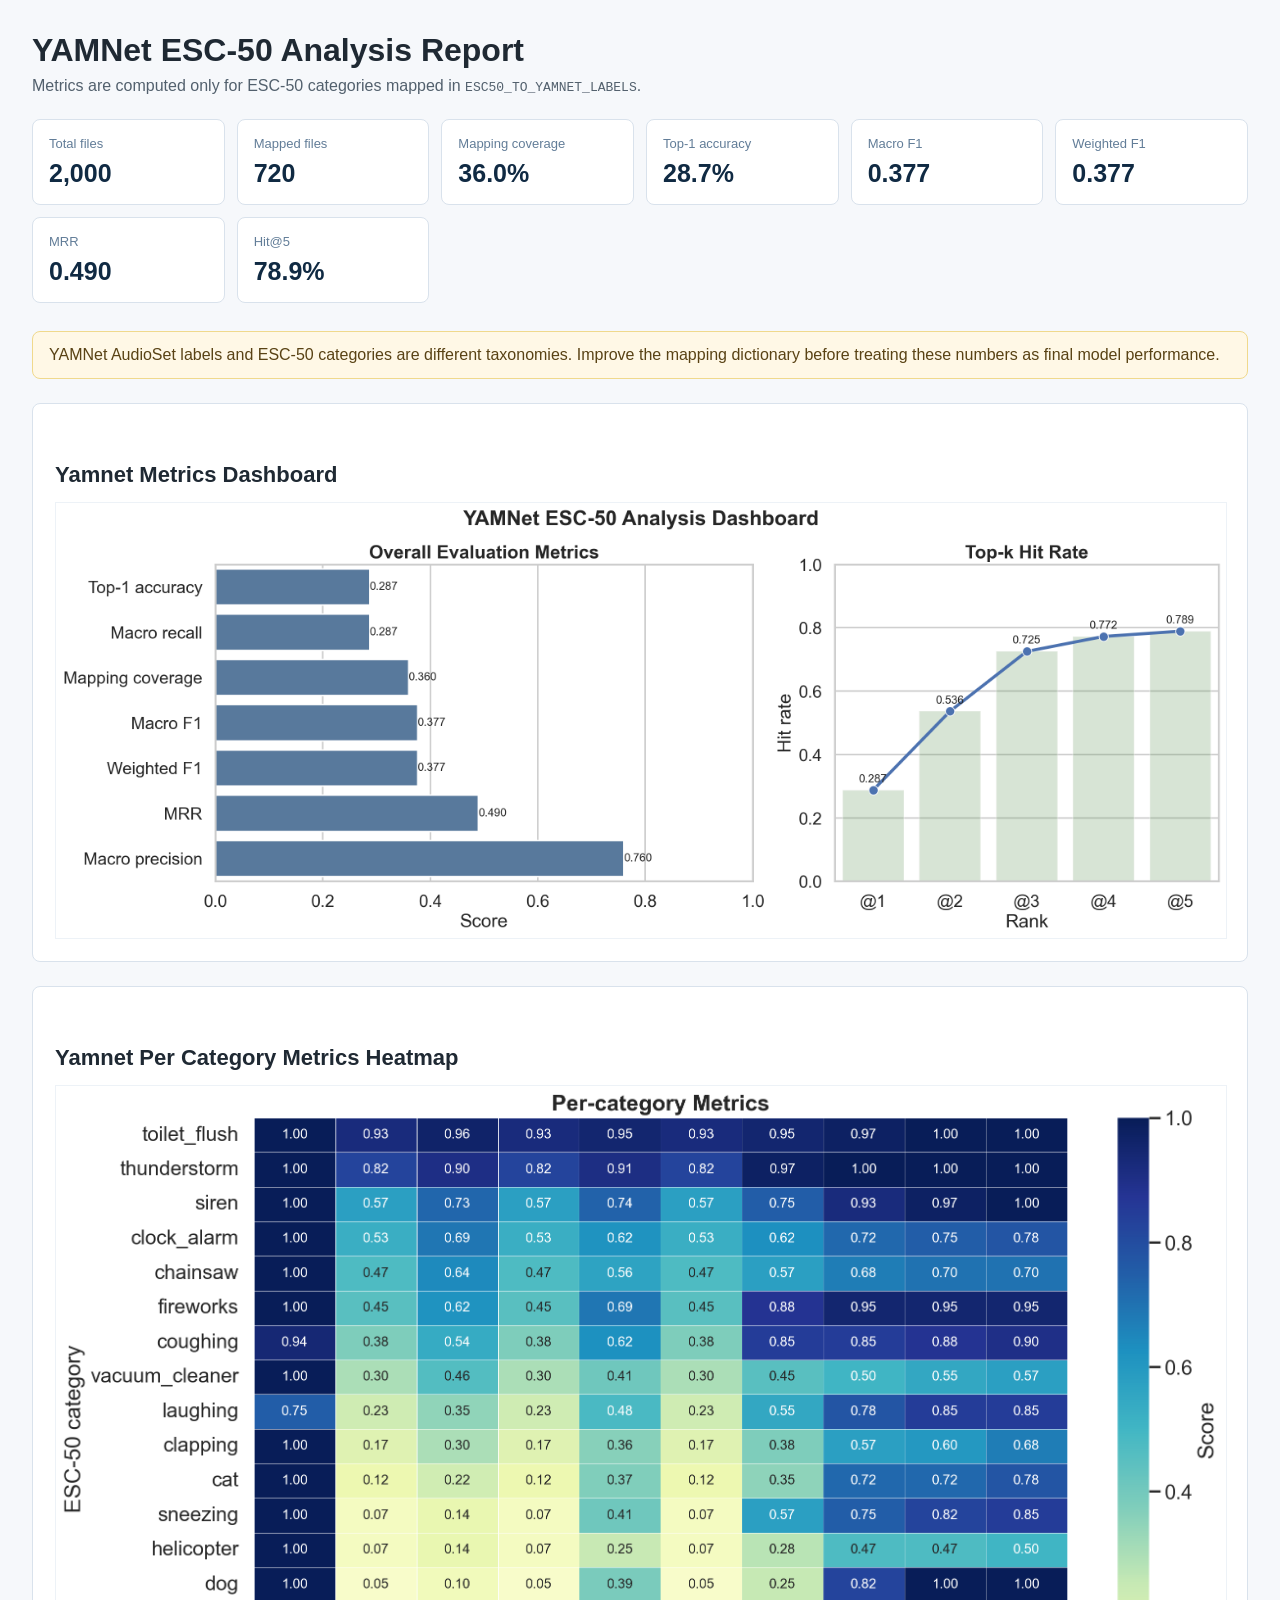
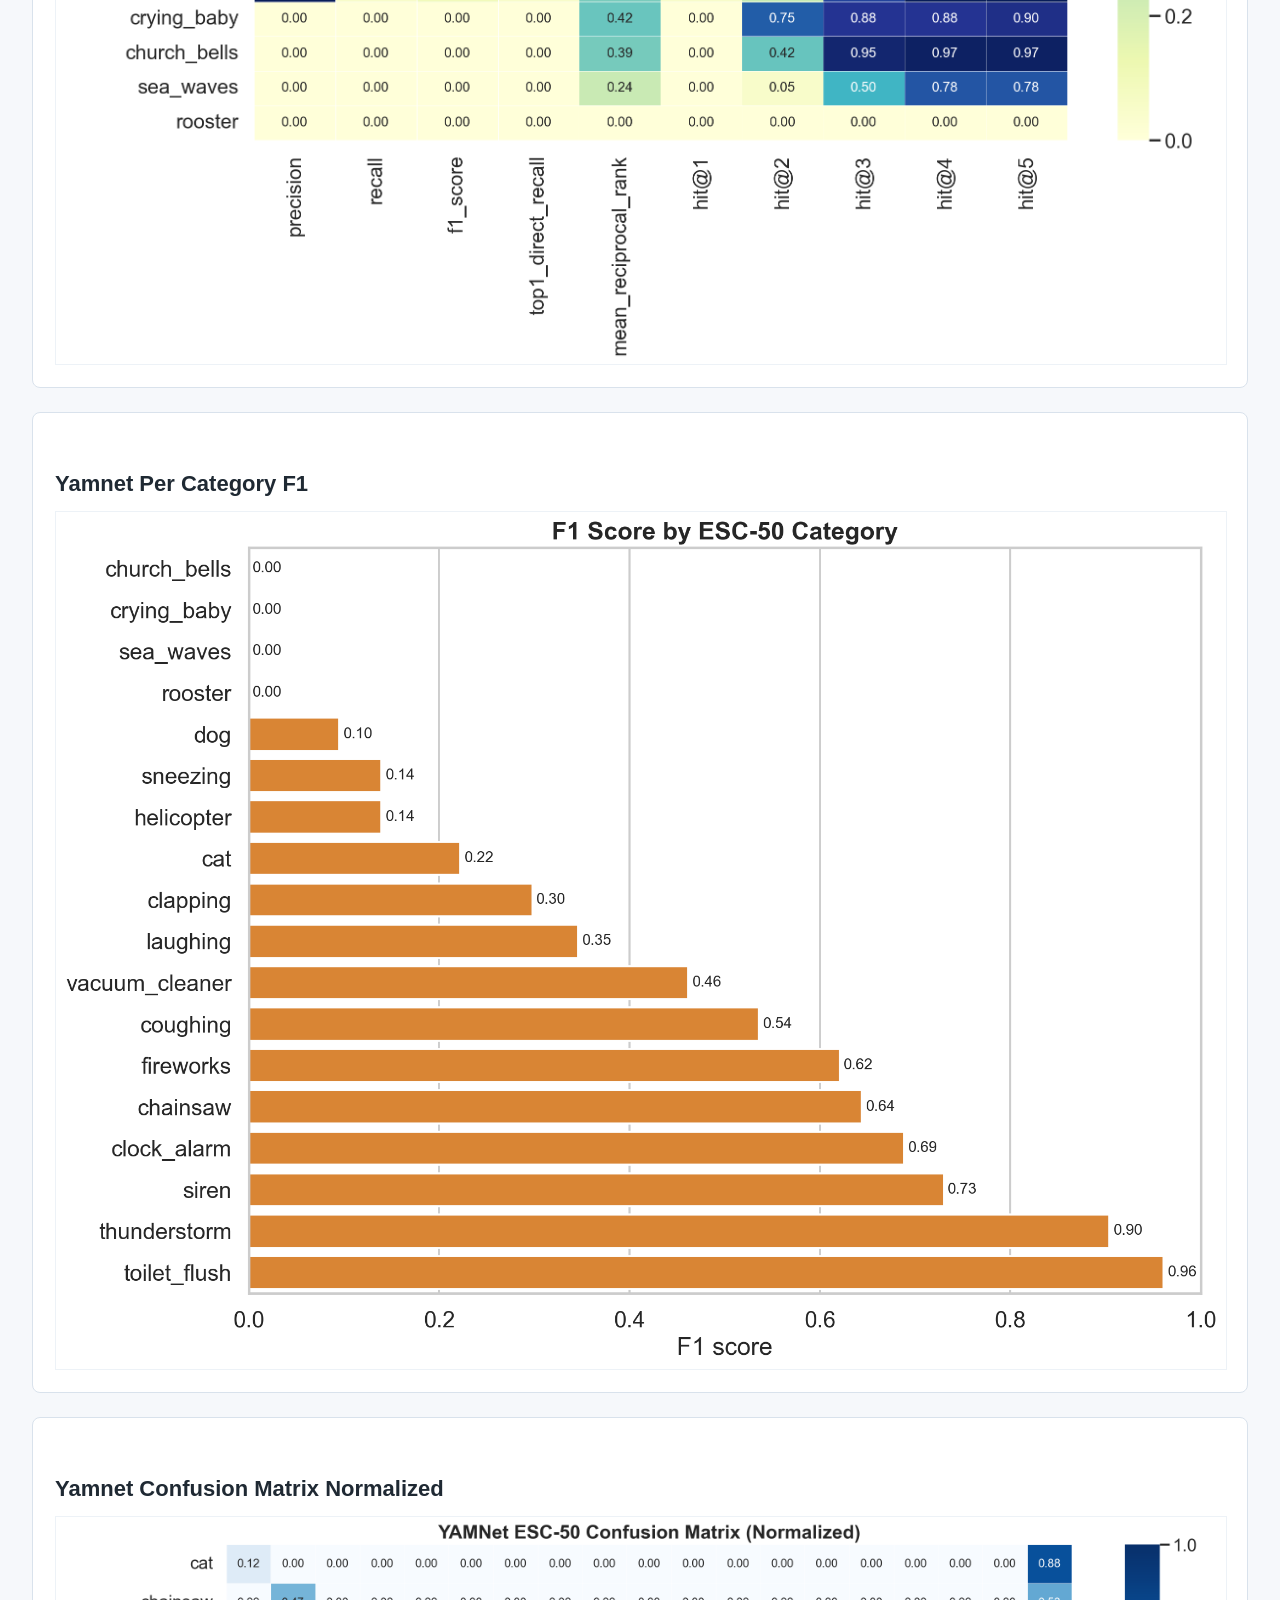
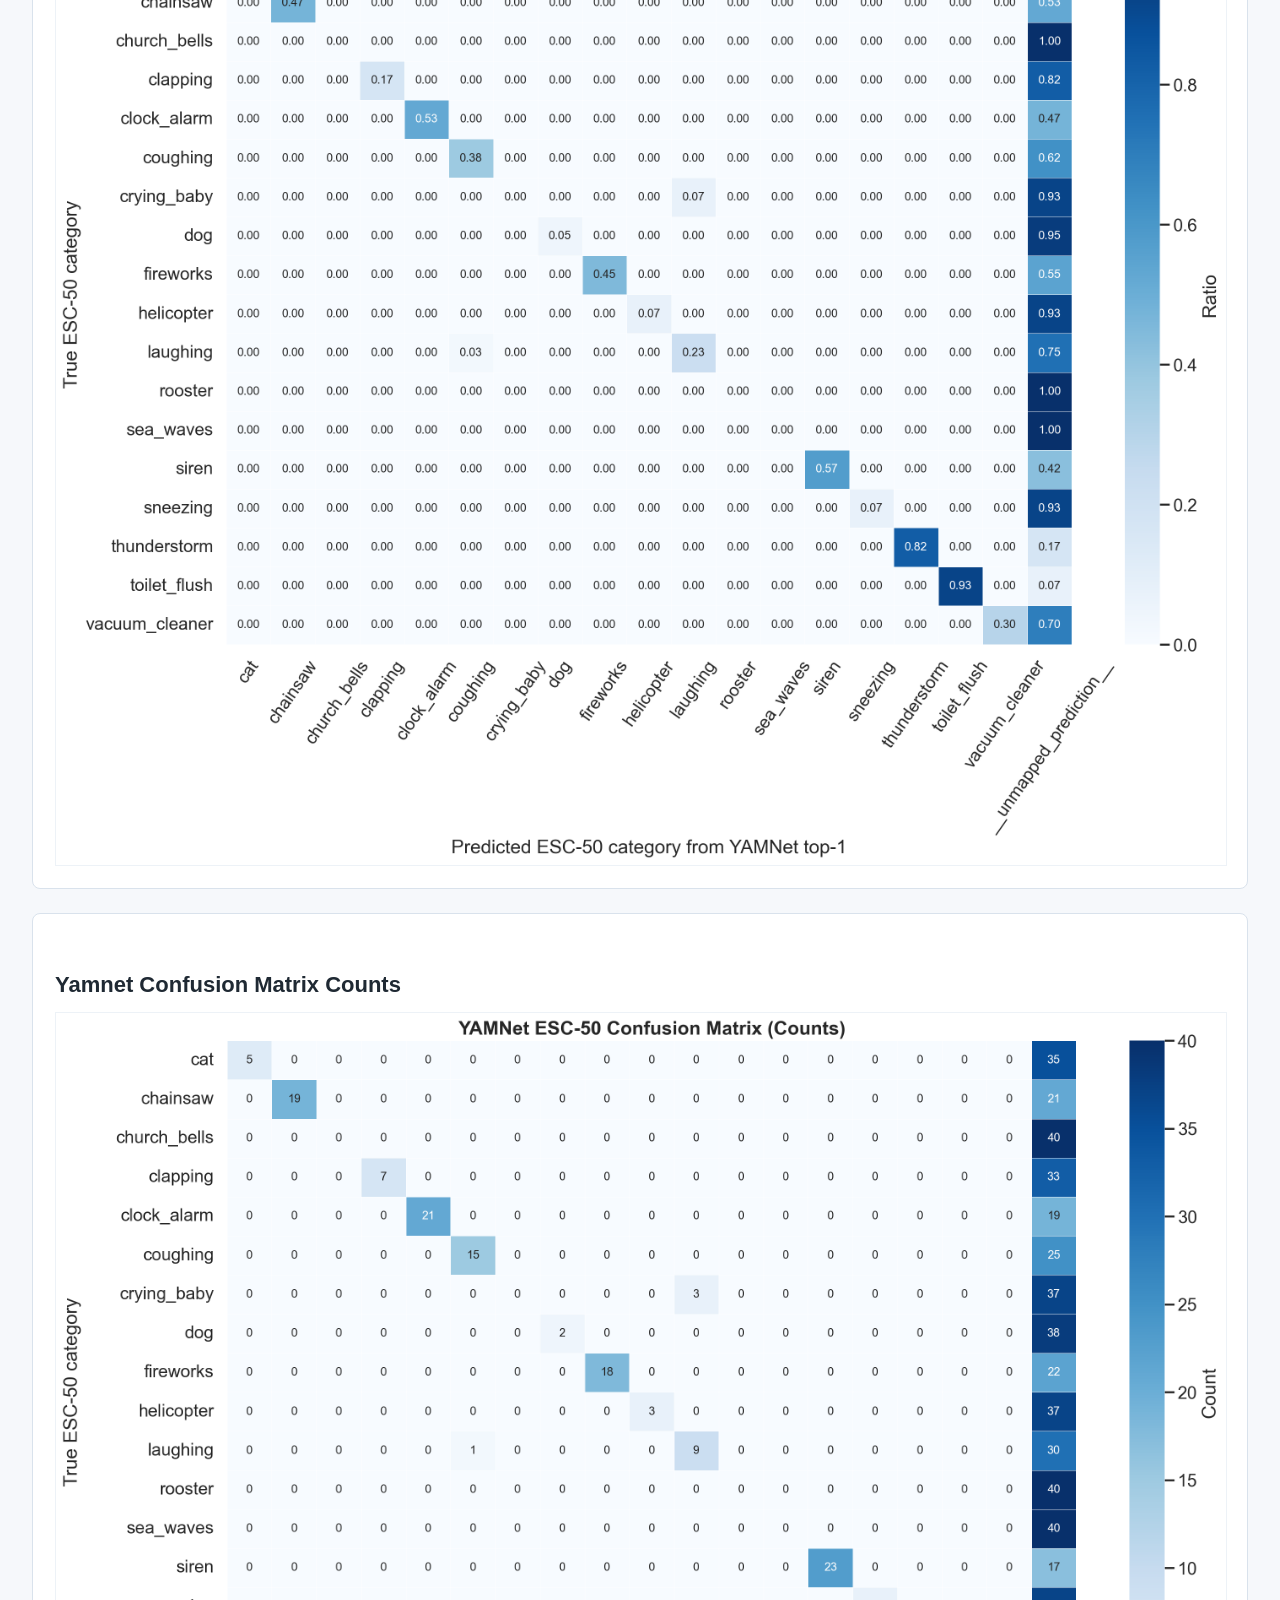
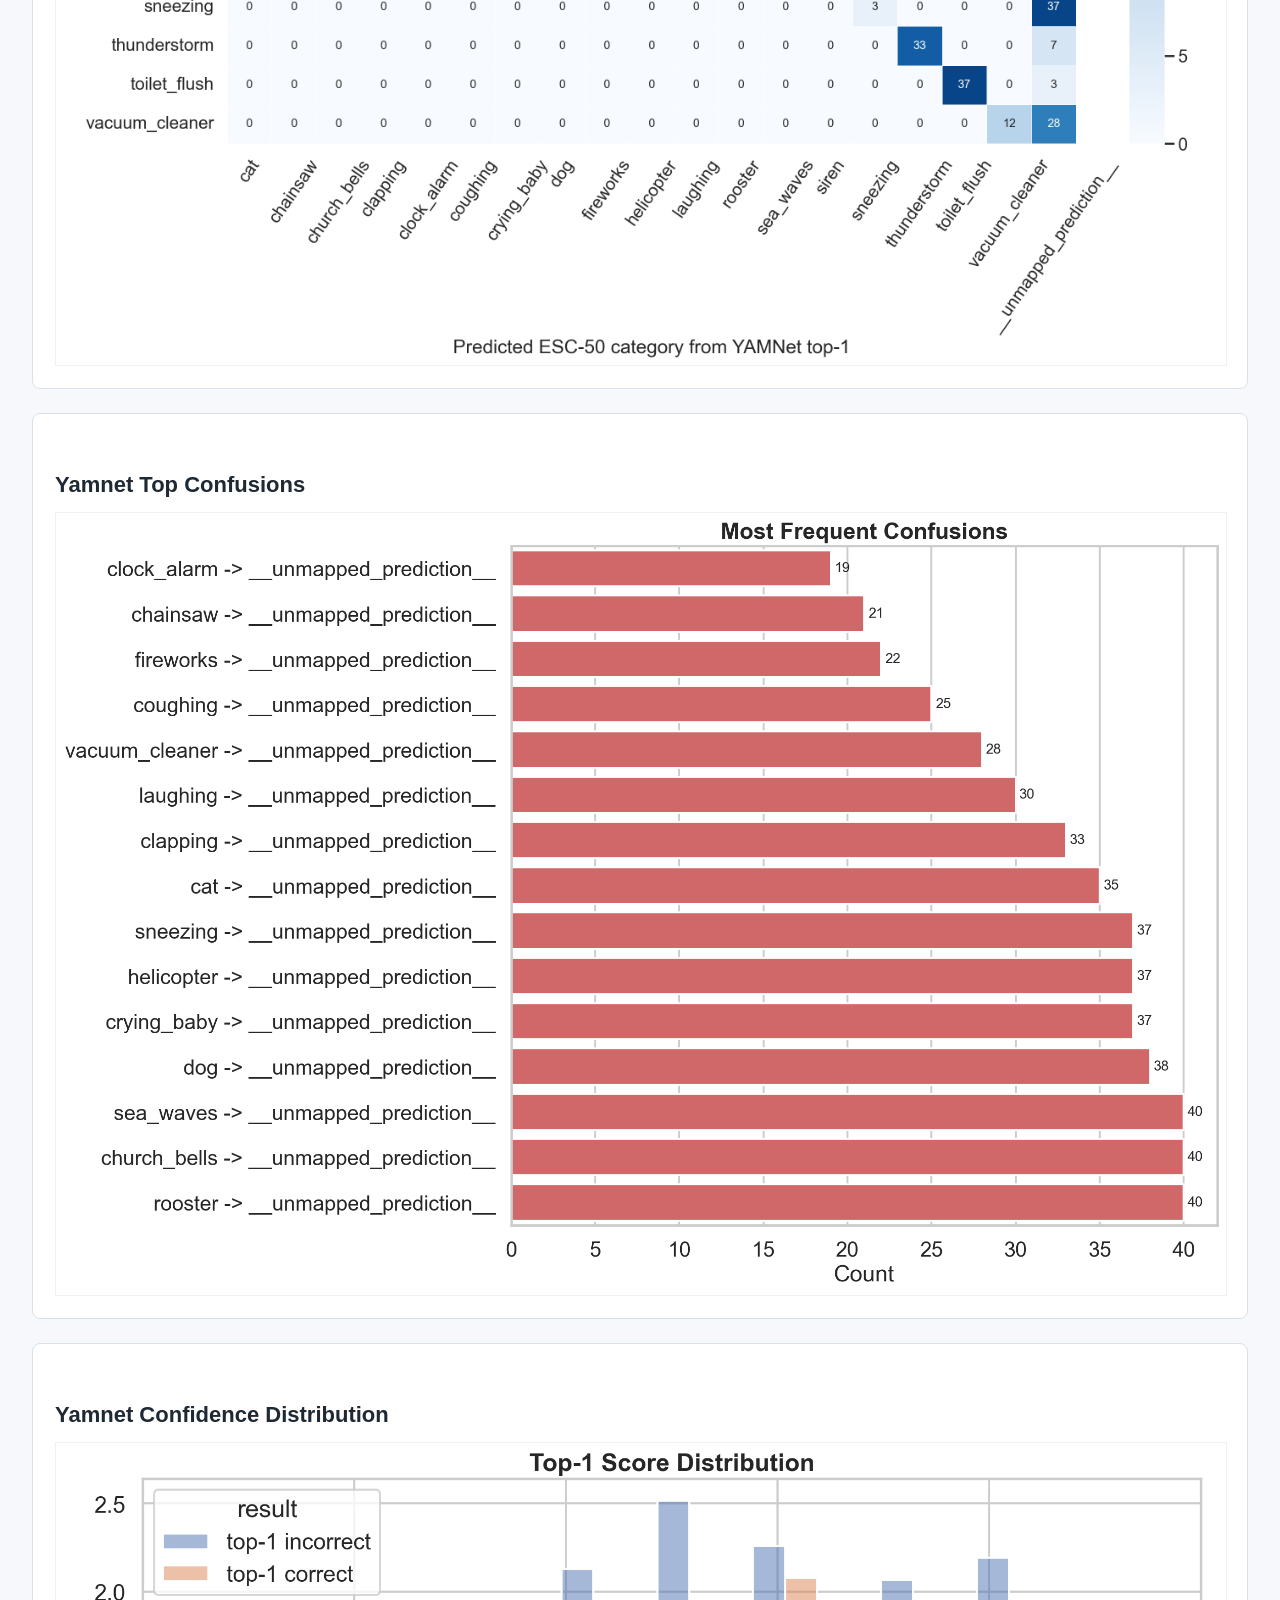
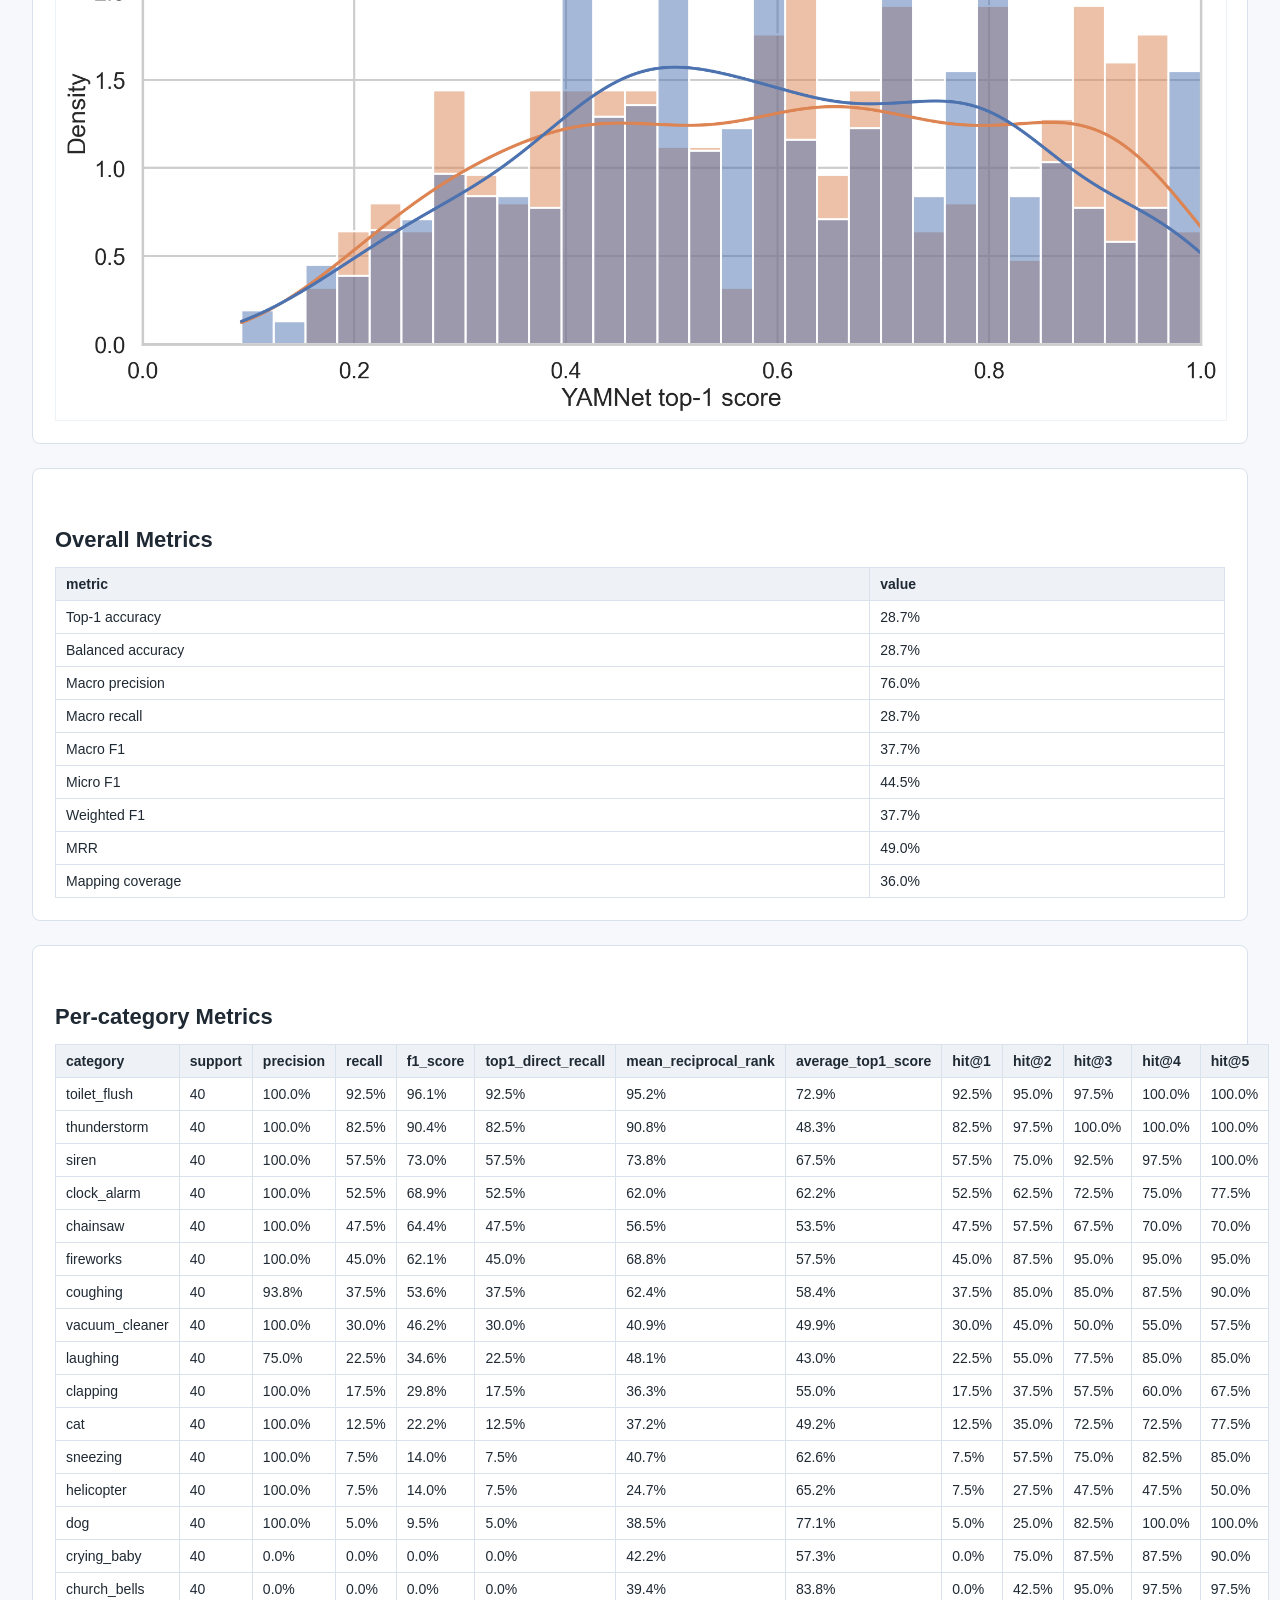
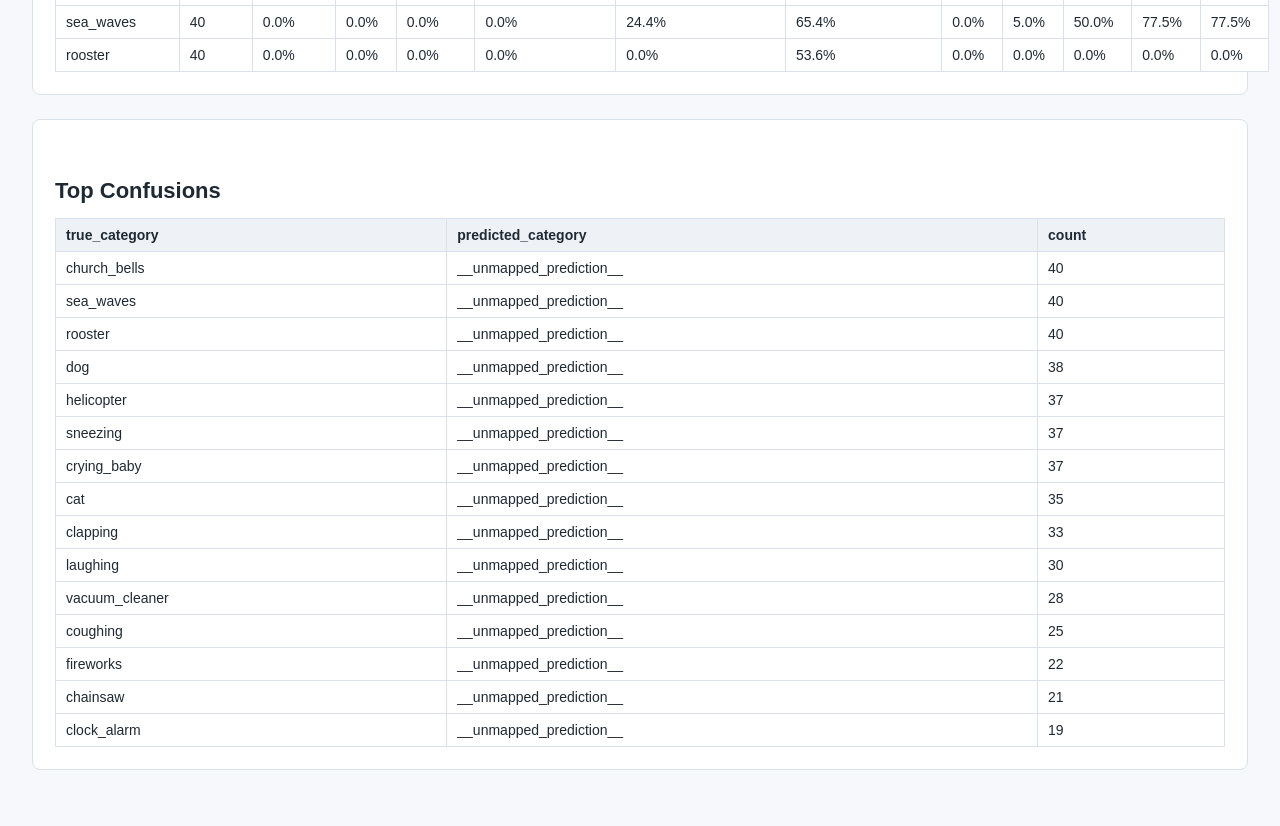
<file: playground/hyeonwoo/YAMNET/results/yamnet_analysis_report.html>
<!doctype html>
<html lang="en">
<head>
  <meta charset="utf-8">
  <title>YAMNet ESC-50 Analysis Report</title>
  <style>
    body {
      margin: 0;
      padding: 32px;
      font-family: Arial, Helvetica, sans-serif;
      color: #1f2933;
      background: #f6f8fb;
    }
    main {
      max-width: 1280px;
      margin: 0 auto;
    }
    h1 {
      margin: 0 0 8px;
      font-size: 32px;
    }
    h2 {
      margin: 36px 0 14px;
      font-size: 22px;
    }
    .subtitle {
      margin: 0 0 24px;
      color: #52606d;
    }
    .cards {
      display: grid;
      grid-template-columns: repeat(auto-fit, minmax(170px, 1fr));
      gap: 12px;
      margin: 24px 0 28px;
    }
    .card {
      background: white;
      border: 1px solid #d9e2ec;
      border-radius: 8px;
      padding: 16px;
    }
    .card-label {
      color: #627d98;
      font-size: 13px;
      margin-bottom: 8px;
    }
    .card-value {
      color: #102a43;
      font-size: 25px;
      font-weight: 700;
    }
    section {
      margin: 24px 0;
      padding: 22px;
      background: white;
      border: 1px solid #d9e2ec;
      border-radius: 8px;
    }
    img {
      width: 100%;
      max-width: 100%;
      display: block;
      border: 1px solid #edf2f7;
    }
    .data-table {
      width: 100%;
      border-collapse: collapse;
      font-size: 14px;
      background: white;
    }
    .data-table th, .data-table td {
      border: 1px solid #d9e2ec;
      padding: 8px 10px;
      text-align: left;
    }
    .data-table th {
      background: #eef2f7;
    }
    .note {
      padding: 14px 16px;
      background: #fff8e6;
      border: 1px solid #f0d98c;
      border-radius: 8px;
      color: #594214;
    }
  </style>
</head>
<body>
<main>
  <h1>YAMNet ESC-50 Analysis Report</h1>
  <p class="subtitle">Metrics are computed only for ESC-50 categories mapped in <code>ESC50_TO_YAMNET_LABELS</code>.</p>
  <div class="cards">
    <div class="card"><div class="card-label">Total files</div><div class="card-value">2,000</div></div>
<div class="card"><div class="card-label">Mapped files</div><div class="card-value">720</div></div>
<div class="card"><div class="card-label">Mapping coverage</div><div class="card-value">36.0%</div></div>
<div class="card"><div class="card-label">Top-1 accuracy</div><div class="card-value">28.7%</div></div>
<div class="card"><div class="card-label">Macro F1</div><div class="card-value">0.377</div></div>
<div class="card"><div class="card-label">Weighted F1</div><div class="card-value">0.377</div></div>
<div class="card"><div class="card-label">MRR</div><div class="card-value">0.490</div></div>
<div class="card"><div class="card-label">Hit@5</div><div class="card-value">78.9%</div></div>
  </div>
  <p class="note">YAMNet AudioSet labels and ESC-50 categories are different taxonomies. Improve the mapping dictionary before treating these numbers as final model performance.</p>
  <section><h2>Yamnet Metrics Dashboard</h2><img src="yamnet_metrics_dashboard.png" alt="yamnet_metrics_dashboard"></section>
<section><h2>Yamnet Per Category Metrics Heatmap</h2><img src="yamnet_per_category_metrics_heatmap.png" alt="yamnet_per_category_metrics_heatmap"></section>
<section><h2>Yamnet Per Category F1</h2><img src="yamnet_per_category_f1.png" alt="yamnet_per_category_f1"></section>
<section><h2>Yamnet Confusion Matrix Normalized</h2><img src="yamnet_confusion_matrix_normalized.png" alt="yamnet_confusion_matrix_normalized"></section>
<section><h2>Yamnet Confusion Matrix Counts</h2><img src="yamnet_confusion_matrix_counts.png" alt="yamnet_confusion_matrix_counts"></section>
<section><h2>Yamnet Top Confusions</h2><img src="yamnet_top_confusions.png" alt="yamnet_top_confusions"></section>
<section><h2>Yamnet Confidence Distribution</h2><img src="yamnet_confidence_distribution.png" alt="yamnet_confidence_distribution"></section>
  <section>
    <h2>Overall Metrics</h2>
    <table border="1" class="dataframe data-table">
  <thead>
    <tr style="text-align: right;">
      <th>metric</th>
      <th>value</th>
    </tr>
  </thead>
  <tbody>
    <tr>
      <td>Top-1 accuracy</td>
      <td>28.7%</td>
    </tr>
    <tr>
      <td>Balanced accuracy</td>
      <td>28.7%</td>
    </tr>
    <tr>
      <td>Macro precision</td>
      <td>76.0%</td>
    </tr>
    <tr>
      <td>Macro recall</td>
      <td>28.7%</td>
    </tr>
    <tr>
      <td>Macro F1</td>
      <td>37.7%</td>
    </tr>
    <tr>
      <td>Micro F1</td>
      <td>44.5%</td>
    </tr>
    <tr>
      <td>Weighted F1</td>
      <td>37.7%</td>
    </tr>
    <tr>
      <td>MRR</td>
      <td>49.0%</td>
    </tr>
    <tr>
      <td>Mapping coverage</td>
      <td>36.0%</td>
    </tr>
  </tbody>
</table>
  </section>
  <section>
    <h2>Per-category Metrics</h2>
    <table border="1" class="dataframe data-table">
  <thead>
    <tr style="text-align: right;">
      <th>category</th>
      <th>support</th>
      <th>precision</th>
      <th>recall</th>
      <th>f1_score</th>
      <th>top1_direct_recall</th>
      <th>mean_reciprocal_rank</th>
      <th>average_top1_score</th>
      <th>hit@1</th>
      <th>hit@2</th>
      <th>hit@3</th>
      <th>hit@4</th>
      <th>hit@5</th>
    </tr>
  </thead>
  <tbody>
    <tr>
      <td>toilet_flush</td>
      <td>40</td>
      <td>100.0%</td>
      <td>92.5%</td>
      <td>96.1%</td>
      <td>92.5%</td>
      <td>95.2%</td>
      <td>72.9%</td>
      <td>92.5%</td>
      <td>95.0%</td>
      <td>97.5%</td>
      <td>100.0%</td>
      <td>100.0%</td>
    </tr>
    <tr>
      <td>thunderstorm</td>
      <td>40</td>
      <td>100.0%</td>
      <td>82.5%</td>
      <td>90.4%</td>
      <td>82.5%</td>
      <td>90.8%</td>
      <td>48.3%</td>
      <td>82.5%</td>
      <td>97.5%</td>
      <td>100.0%</td>
      <td>100.0%</td>
      <td>100.0%</td>
    </tr>
    <tr>
      <td>siren</td>
      <td>40</td>
      <td>100.0%</td>
      <td>57.5%</td>
      <td>73.0%</td>
      <td>57.5%</td>
      <td>73.8%</td>
      <td>67.5%</td>
      <td>57.5%</td>
      <td>75.0%</td>
      <td>92.5%</td>
      <td>97.5%</td>
      <td>100.0%</td>
    </tr>
    <tr>
      <td>clock_alarm</td>
      <td>40</td>
      <td>100.0%</td>
      <td>52.5%</td>
      <td>68.9%</td>
      <td>52.5%</td>
      <td>62.0%</td>
      <td>62.2%</td>
      <td>52.5%</td>
      <td>62.5%</td>
      <td>72.5%</td>
      <td>75.0%</td>
      <td>77.5%</td>
    </tr>
    <tr>
      <td>chainsaw</td>
      <td>40</td>
      <td>100.0%</td>
      <td>47.5%</td>
      <td>64.4%</td>
      <td>47.5%</td>
      <td>56.5%</td>
      <td>53.5%</td>
      <td>47.5%</td>
      <td>57.5%</td>
      <td>67.5%</td>
      <td>70.0%</td>
      <td>70.0%</td>
    </tr>
    <tr>
      <td>fireworks</td>
      <td>40</td>
      <td>100.0%</td>
      <td>45.0%</td>
      <td>62.1%</td>
      <td>45.0%</td>
      <td>68.8%</td>
      <td>57.5%</td>
      <td>45.0%</td>
      <td>87.5%</td>
      <td>95.0%</td>
      <td>95.0%</td>
      <td>95.0%</td>
    </tr>
    <tr>
      <td>coughing</td>
      <td>40</td>
      <td>93.8%</td>
      <td>37.5%</td>
      <td>53.6%</td>
      <td>37.5%</td>
      <td>62.4%</td>
      <td>58.4%</td>
      <td>37.5%</td>
      <td>85.0%</td>
      <td>85.0%</td>
      <td>87.5%</td>
      <td>90.0%</td>
    </tr>
    <tr>
      <td>vacuum_cleaner</td>
      <td>40</td>
      <td>100.0%</td>
      <td>30.0%</td>
      <td>46.2%</td>
      <td>30.0%</td>
      <td>40.9%</td>
      <td>49.9%</td>
      <td>30.0%</td>
      <td>45.0%</td>
      <td>50.0%</td>
      <td>55.0%</td>
      <td>57.5%</td>
    </tr>
    <tr>
      <td>laughing</td>
      <td>40</td>
      <td>75.0%</td>
      <td>22.5%</td>
      <td>34.6%</td>
      <td>22.5%</td>
      <td>48.1%</td>
      <td>43.0%</td>
      <td>22.5%</td>
      <td>55.0%</td>
      <td>77.5%</td>
      <td>85.0%</td>
      <td>85.0%</td>
    </tr>
    <tr>
      <td>clapping</td>
      <td>40</td>
      <td>100.0%</td>
      <td>17.5%</td>
      <td>29.8%</td>
      <td>17.5%</td>
      <td>36.3%</td>
      <td>55.0%</td>
      <td>17.5%</td>
      <td>37.5%</td>
      <td>57.5%</td>
      <td>60.0%</td>
      <td>67.5%</td>
    </tr>
    <tr>
      <td>cat</td>
      <td>40</td>
      <td>100.0%</td>
      <td>12.5%</td>
      <td>22.2%</td>
      <td>12.5%</td>
      <td>37.2%</td>
      <td>49.2%</td>
      <td>12.5%</td>
      <td>35.0%</td>
      <td>72.5%</td>
      <td>72.5%</td>
      <td>77.5%</td>
    </tr>
    <tr>
      <td>sneezing</td>
      <td>40</td>
      <td>100.0%</td>
      <td>7.5%</td>
      <td>14.0%</td>
      <td>7.5%</td>
      <td>40.7%</td>
      <td>62.6%</td>
      <td>7.5%</td>
      <td>57.5%</td>
      <td>75.0%</td>
      <td>82.5%</td>
      <td>85.0%</td>
    </tr>
    <tr>
      <td>helicopter</td>
      <td>40</td>
      <td>100.0%</td>
      <td>7.5%</td>
      <td>14.0%</td>
      <td>7.5%</td>
      <td>24.7%</td>
      <td>65.2%</td>
      <td>7.5%</td>
      <td>27.5%</td>
      <td>47.5%</td>
      <td>47.5%</td>
      <td>50.0%</td>
    </tr>
    <tr>
      <td>dog</td>
      <td>40</td>
      <td>100.0%</td>
      <td>5.0%</td>
      <td>9.5%</td>
      <td>5.0%</td>
      <td>38.5%</td>
      <td>77.1%</td>
      <td>5.0%</td>
      <td>25.0%</td>
      <td>82.5%</td>
      <td>100.0%</td>
      <td>100.0%</td>
    </tr>
    <tr>
      <td>crying_baby</td>
      <td>40</td>
      <td>0.0%</td>
      <td>0.0%</td>
      <td>0.0%</td>
      <td>0.0%</td>
      <td>42.2%</td>
      <td>57.3%</td>
      <td>0.0%</td>
      <td>75.0%</td>
      <td>87.5%</td>
      <td>87.5%</td>
      <td>90.0%</td>
    </tr>
    <tr>
      <td>church_bells</td>
      <td>40</td>
      <td>0.0%</td>
      <td>0.0%</td>
      <td>0.0%</td>
      <td>0.0%</td>
      <td>39.4%</td>
      <td>83.8%</td>
      <td>0.0%</td>
      <td>42.5%</td>
      <td>95.0%</td>
      <td>97.5%</td>
      <td>97.5%</td>
    </tr>
    <tr>
      <td>sea_waves</td>
      <td>40</td>
      <td>0.0%</td>
      <td>0.0%</td>
      <td>0.0%</td>
      <td>0.0%</td>
      <td>24.4%</td>
      <td>65.4%</td>
      <td>0.0%</td>
      <td>5.0%</td>
      <td>50.0%</td>
      <td>77.5%</td>
      <td>77.5%</td>
    </tr>
    <tr>
      <td>rooster</td>
      <td>40</td>
      <td>0.0%</td>
      <td>0.0%</td>
      <td>0.0%</td>
      <td>0.0%</td>
      <td>0.0%</td>
      <td>53.6%</td>
      <td>0.0%</td>
      <td>0.0%</td>
      <td>0.0%</td>
      <td>0.0%</td>
      <td>0.0%</td>
    </tr>
  </tbody>
</table>
  </section>
  <section>
    <h2>Top Confusions</h2>
    <table border="1" class="dataframe data-table">
  <thead>
    <tr style="text-align: right;">
      <th>true_category</th>
      <th>predicted_category</th>
      <th>count</th>
    </tr>
  </thead>
  <tbody>
    <tr>
      <td>church_bells</td>
      <td>__unmapped_prediction__</td>
      <td>40</td>
    </tr>
    <tr>
      <td>sea_waves</td>
      <td>__unmapped_prediction__</td>
      <td>40</td>
    </tr>
    <tr>
      <td>rooster</td>
      <td>__unmapped_prediction__</td>
      <td>40</td>
    </tr>
    <tr>
      <td>dog</td>
      <td>__unmapped_prediction__</td>
      <td>38</td>
    </tr>
    <tr>
      <td>helicopter</td>
      <td>__unmapped_prediction__</td>
      <td>37</td>
    </tr>
    <tr>
      <td>sneezing</td>
      <td>__unmapped_prediction__</td>
      <td>37</td>
    </tr>
    <tr>
      <td>crying_baby</td>
      <td>__unmapped_prediction__</td>
      <td>37</td>
    </tr>
    <tr>
      <td>cat</td>
      <td>__unmapped_prediction__</td>
      <td>35</td>
    </tr>
    <tr>
      <td>clapping</td>
      <td>__unmapped_prediction__</td>
      <td>33</td>
    </tr>
    <tr>
      <td>laughing</td>
      <td>__unmapped_prediction__</td>
      <td>30</td>
    </tr>
    <tr>
      <td>vacuum_cleaner</td>
      <td>__unmapped_prediction__</td>
      <td>28</td>
    </tr>
    <tr>
      <td>coughing</td>
      <td>__unmapped_prediction__</td>
      <td>25</td>
    </tr>
    <tr>
      <td>fireworks</td>
      <td>__unmapped_prediction__</td>
      <td>22</td>
    </tr>
    <tr>
      <td>chainsaw</td>
      <td>__unmapped_prediction__</td>
      <td>21</td>
    </tr>
    <tr>
      <td>clock_alarm</td>
      <td>__unmapped_prediction__</td>
      <td>19</td>
    </tr>
  </tbody>
</table>
  </section>
</main>
</body>
</html>
</file>
